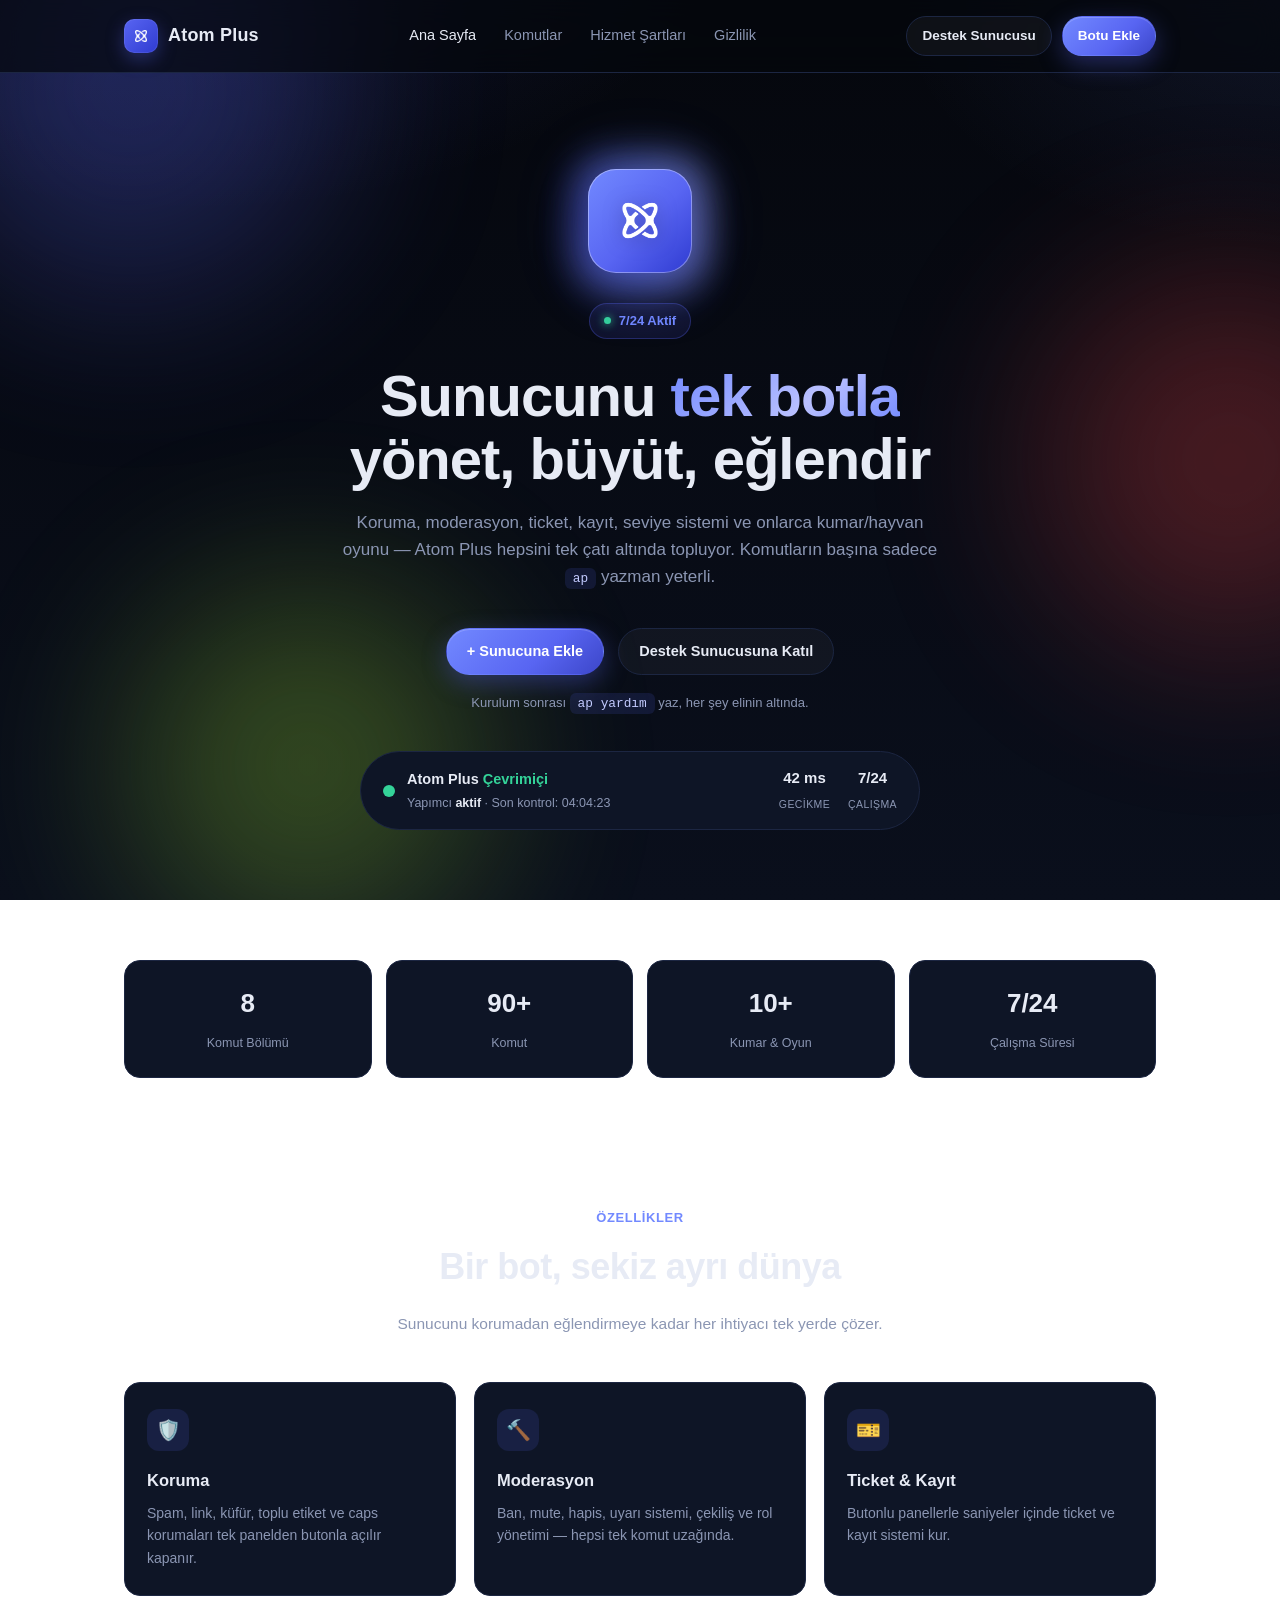
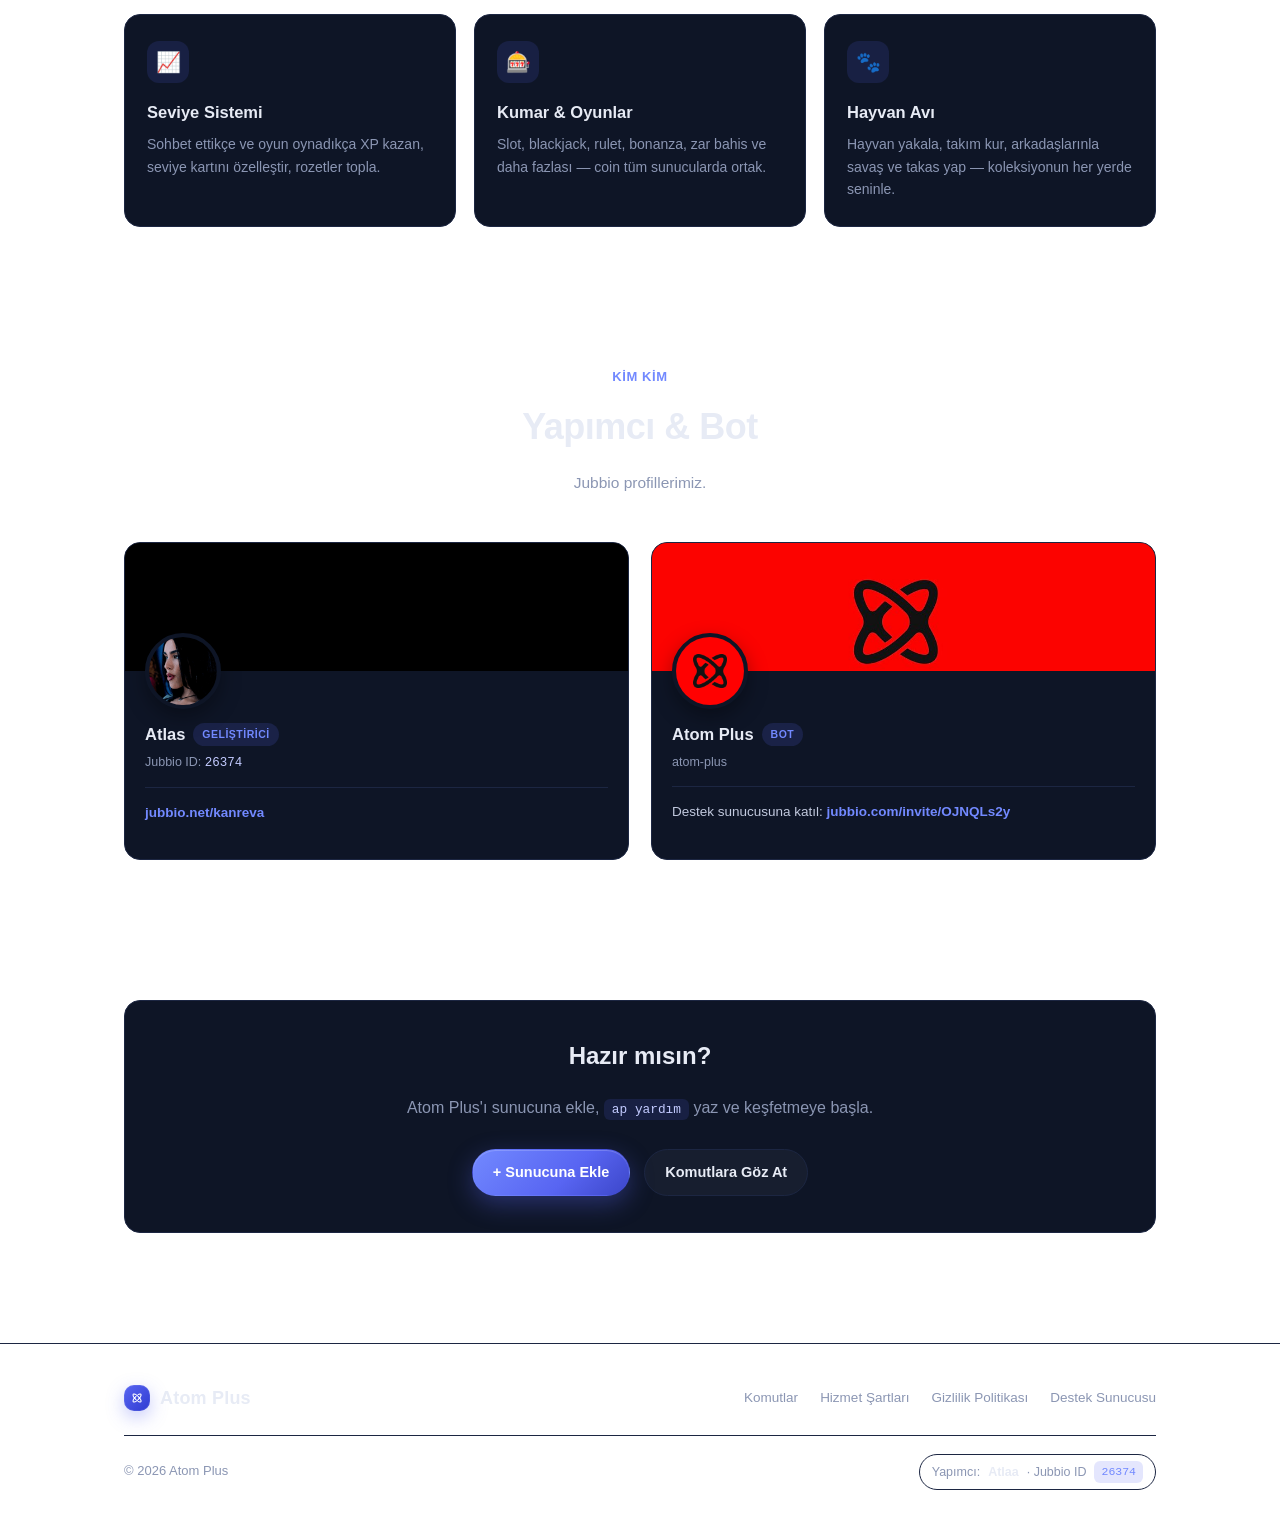
<file: index.html>
<!doctype html>
<html lang="tr">
<head>
<meta charset="UTF-8">
<meta name="viewport" content="width=device-width, initial-scale=1.0">
<title>Atom Plus — Jubbio Botu</title>
<meta name="description" content="Atom Plus: koruma, moderasyon, seviye sistemi, kumar ve hayvan oyunları, ticket ve kayıt sistemleriyle sunucunu büyüten Jubbio botu.">
<link rel="icon" type="image/png" href="favicon.png">
<link rel="stylesheet" href="style.css">
</head>
<body>

<div class="orbit-field">
  <div class="orbit-blob b1"></div>
  <div class="orbit-blob b2"></div>
  <div class="orbit-blob b3"></div>
</div>

<nav>
  <div class="wrap">
    <div class="brand"><div class="mark"><img src="logo-white.png" alt="Atom Plus logosu"></div> Atom Plus</div>
    <div class="navlinks">
      <a href="index.html" class="active">Ana Sayfa</a>
      <a href="commands.html">Komutlar</a>
      <a href="terms.html">Hizmet Şartları</a>
      <a href="privacy.html">Gizlilik</a>
    </div>
    <div class="nav-cta">
      <a class="btn btn-ghost btn-sm" href="https://jubbio.com/invite/OJNQLs2y" target="_blank" rel="noopener">Destek Sunucusu</a>
      <a class="btn btn-primary btn-sm" href="https://jubbio.com/oauth2/authorize?client_id=4ba561faeef7dc38452a82fdec432b5e&response_type=code&scope=bot&permissions=8" target="_blank" rel="noopener" id="addBotTop">Botu Ekle</a>
    </div>
  </div>
</nav>

<header class="hero">
  <div class="wrap">
    <div class="hero-logo"><img src="logo-white.png" alt="Atom Plus"></div>
    <span class="eyebrow"><span class="dot"></span> 7/24 Aktif</span>
    <h1>Sunucunu <span>tek botla</span><br>yönet, büyüt, eğlendir</h1>
    <p>Koruma, moderasyon, ticket, kayıt, seviye sistemi ve onlarca kumar/hayvan oyunu — Atom Plus hepsini tek çatı altında topluyor. Komutların başına sadece <code>ap</code> yazman yeterli.</p>
    <div class="hero-actions">
      <a class="btn btn-primary" href="https://jubbio.com/oauth2/authorize?client_id=4ba561faeef7dc38452a82fdec432b5e&response_type=code&scope=bot&permissions=8" target="_blank" rel="noopener" id="addBotHero">+ Sunucuna Ekle</a>
      <a class="btn btn-ghost" href="https://jubbio.com/invite/OJNQLs2y" target="_blank" rel="noopener">Destek Sunucusuna Katıl</a>
    </div>
    <div class="hero-note">Kurulum sonrası <code>ap yardım</code> yaz, her şey elinin altında.</div>

    <div class="status-card reveal" id="statusCard">
      <div class="status-left">
        <span class="status-dot" id="statusDot"></span>
        <div>
          <div class="status-title">Atom Plus <span id="statusText">Çevrimiçi</span></div>
          <div class="status-sub">Yapımcı <b>aktif</b> · Son kontrol: <span id="statusClock">--:--:--</span></div>
        </div>
      </div>
      <div class="status-right">
        <div class="status-metric"><b id="mPing">—</b><span>Gecikme</span></div>
        <div class="status-metric"><b id="mUptime">7/24</b><span>Çalışma</span></div>
      </div>
    </div>
  </div>
</header>

<div class="wrap">
  <div class="stats">
    <div class="stat reveal"><b data-count="8">0</b><span>Komut Bölümü</span></div>
    <div class="stat reveal"><b data-count="90" data-suffix="+">0</b><span>Komut</span></div>
    <div class="stat reveal"><b data-count="10" data-suffix="+">0</b><span>Kumar &amp; Oyun</span></div>
    <div class="stat reveal"><b>7/24</b><span>Çalışma Süresi</span></div>
  </div>
</div>

<section>
  <div class="wrap">
    <div class="section-head reveal">
      <span class="kicker">Özellikler</span>
      <h2>Bir bot, sekiz ayrı dünya</h2>
      <p>Sunucunu korumadan eğlendirmeye kadar her ihtiyacı tek yerde çözer.</p>
    </div>
    <div class="grid">
      <div class="card reveal"><div class="ic">🛡️</div><h3>Koruma</h3><p>Spam, link, küfür, toplu etiket ve caps korumaları tek panelden butonla açılır kapanır.</p></div>
      <div class="card reveal"><div class="ic">🔨</div><h3>Moderasyon</h3><p>Ban, mute, hapis, uyarı sistemi, çekiliş ve rol yönetimi — hepsi tek komut uzağında.</p></div>
      <div class="card reveal"><div class="ic">🎫</div><h3>Ticket &amp; Kayıt</h3><p>Butonlu panellerle saniyeler içinde ticket ve kayıt sistemi kur.</p></div>
      <div class="card reveal"><div class="ic">📈</div><h3>Seviye Sistemi</h3><p>Sohbet ettikçe ve oyun oynadıkça XP kazan, seviye kartını özelleştir, rozetler topla.</p></div>
      <div class="card reveal"><div class="ic">🎰</div><h3>Kumar &amp; Oyunlar</h3><p>Slot, blackjack, rulet, bonanza, zar bahis ve daha fazlası — coin tüm sunucularda ortak.</p></div>
      <div class="card reveal"><div class="ic">🐾</div><h3>Hayvan Avı</h3><p>Hayvan yakala, takım kur, arkadaşlarınla savaş ve takas yap — koleksiyonun her yerde seninle.</p></div>
    </div>
  </div>
</section>

<section id="ekip">
  <div class="wrap">
    <div class="section-head reveal">
      <span class="kicker">Kim Kim</span>
      <h2>Yapımcı &amp; Bot</h2>
      <p>Jubbio profillerimiz.</p>
    </div>
    <div class="profile-grid">

      <div class="profile-card reveal">
        <div class="profile-banner" style="background:#000"></div>
        <div class="profile-body">
          <div class="profile-avatar"><img src="dev-avatar.gif" alt="Yapımcı"></div>
          <div class="profile-name">Atlas <span class="profile-role">Geliştirici</span></div>
          <div class="profile-id">Jubbio ID: <span>26374</span></div>
          <p class="profile-bio"><a href="https://jubbio.net/kanreva" target="_blank" rel="noopener">jubbio.net/kanreva</a></p>
        </div>
      </div>

      <div class="profile-card reveal">
        <div class="profile-banner alt" style="background-image:url('bot-banner.jpg');background-size:cover;background-position:center"></div>
        <div class="profile-body">
          <div class="profile-avatar"><img src="bot-avatar.jpg" alt="Atom Plus"></div>
          <div class="profile-name">Atom Plus <span class="profile-role">Bot</span></div>
          <div class="profile-id">atom-plus</div>
          <p class="profile-bio">Destek sunucusuna katıl: <a href="https://jubbio.com/invite/OJNQLs2y" target="_blank" rel="noopener">jubbio.com/invite/OJNQLs2y</a></p>
        </div>
      </div>

    </div>
  </div>
</section>

<section id="add-bot">
  <div class="wrap">
    <div class="legal-box reveal" style="text-align:center">
      <h2 style="margin-top:0;color:var(--text);font-size:24px">Hazır mısın?</h2>
      <p style="color:var(--muted);margin-bottom:28px">Atom Plus'ı sunucuna ekle, <code>ap yardım</code> yaz ve keşfetmeye başla.</p>
      <div class="hero-actions">
        <a class="btn btn-primary" href="https://jubbio.com/oauth2/authorize?client_id=4ba561faeef7dc38452a82fdec432b5e&response_type=code&scope=bot&permissions=8" target="_blank" rel="noopener" id="addBotFinal">+ Sunucuna Ekle</a>
        <a class="btn btn-ghost" href="commands.html">Komutlara Göz At</a>
      </div>
    </div>
  </div>
</section>

<footer>
  <div class="wrap" style="flex-direction:column;align-items:stretch;gap:22px">
    <div style="display:flex;justify-content:space-between;align-items:center;flex-wrap:wrap;gap:16px">
      <div class="brand"><div class="mark" style="width:26px;height:26px"><img src="logo-white.png" alt=""></div> Atom Plus</div>
      <div class="footlinks">
        <a href="commands.html">Komutlar</a>
        <a href="terms.html">Hizmet Şartları</a>
        <a href="privacy.html">Gizlilik Politikası</a>
        <a href="https://jubbio.com/invite/OJNQLs2y" target="_blank" rel="noopener">Destek Sunucusu</a>
      </div>
    </div>
    <div style="display:flex;justify-content:space-between;align-items:center;flex-wrap:wrap;gap:12px;border-top:1px solid var(--border);padding-top:18px">
      <div class="footnote">© 2026 Atom Plus</div>
      <div class="credit">Yapımcı: <b>Atlaa</b> · Jubbio ID <span class="idtag">26374</span></div>
    </div>
  </div>
</footer>

<script src="reveal.js"></script>
</body>
</html>
</file>
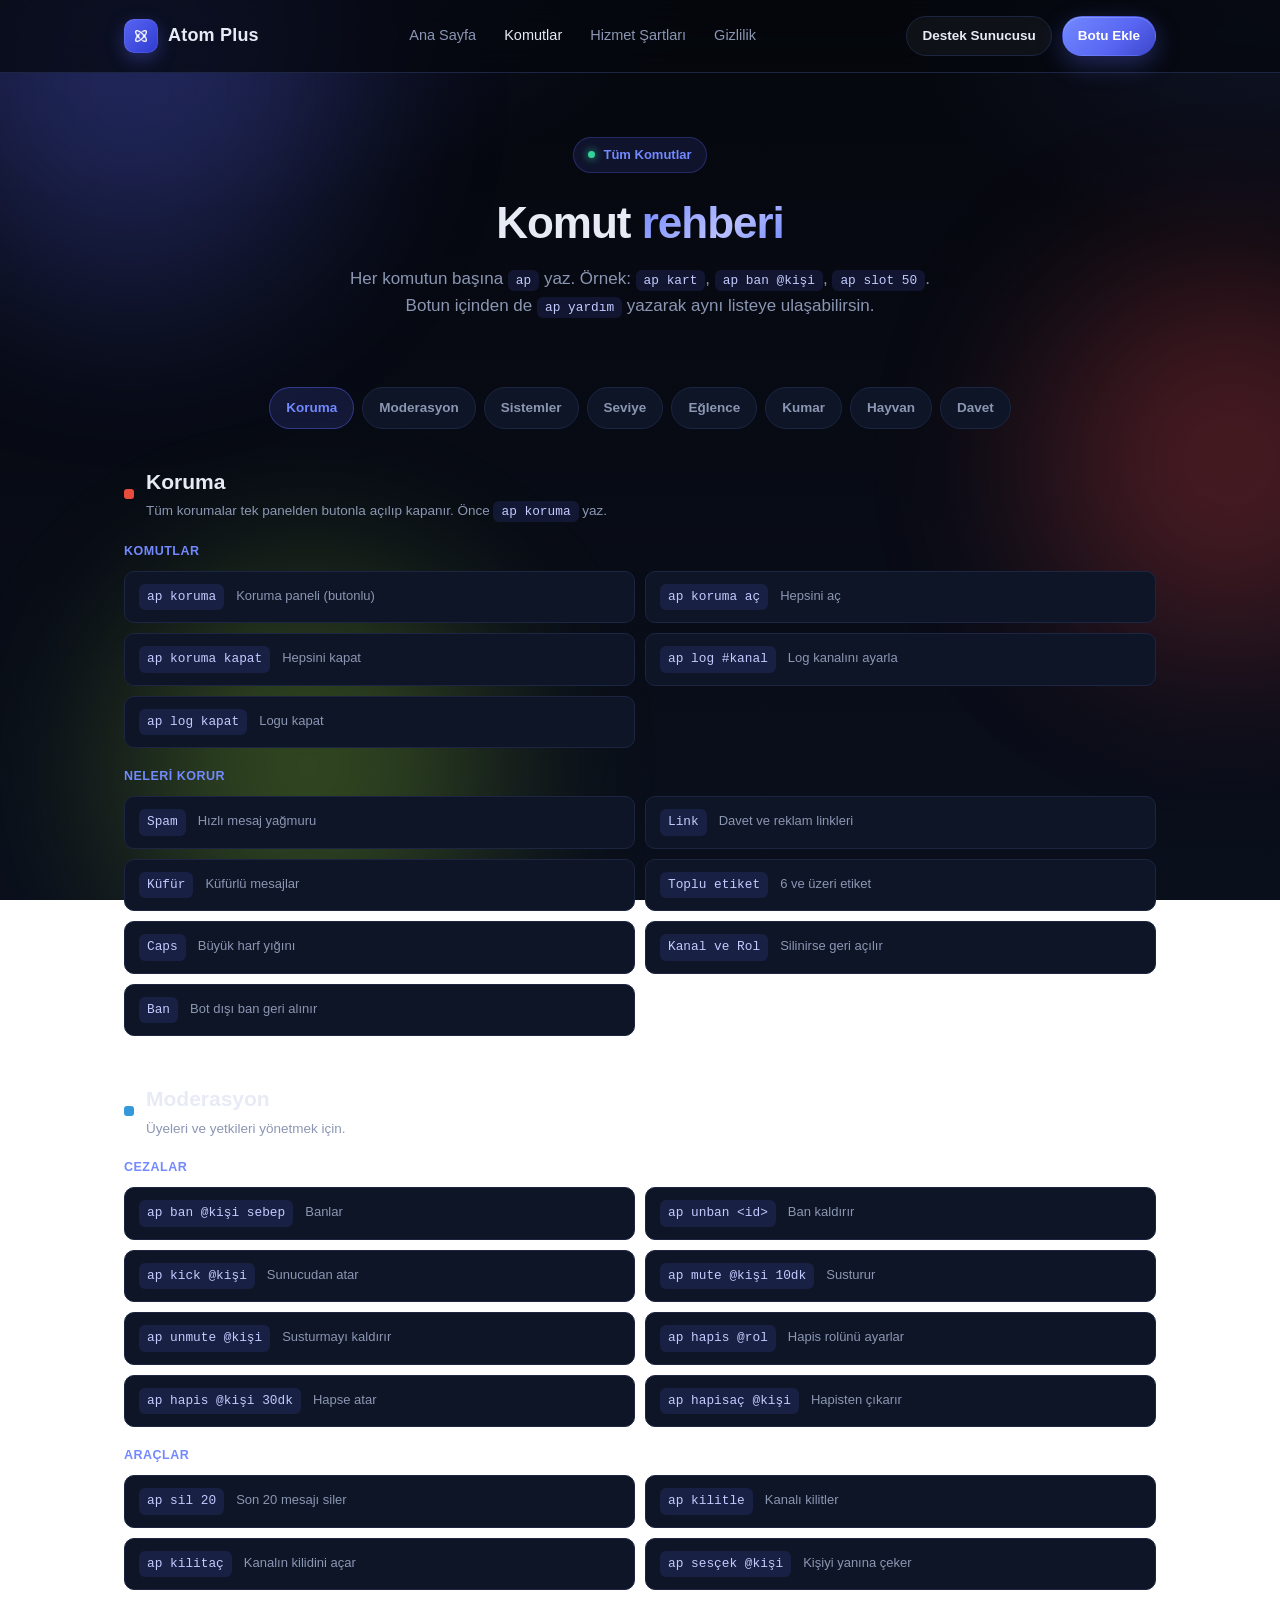
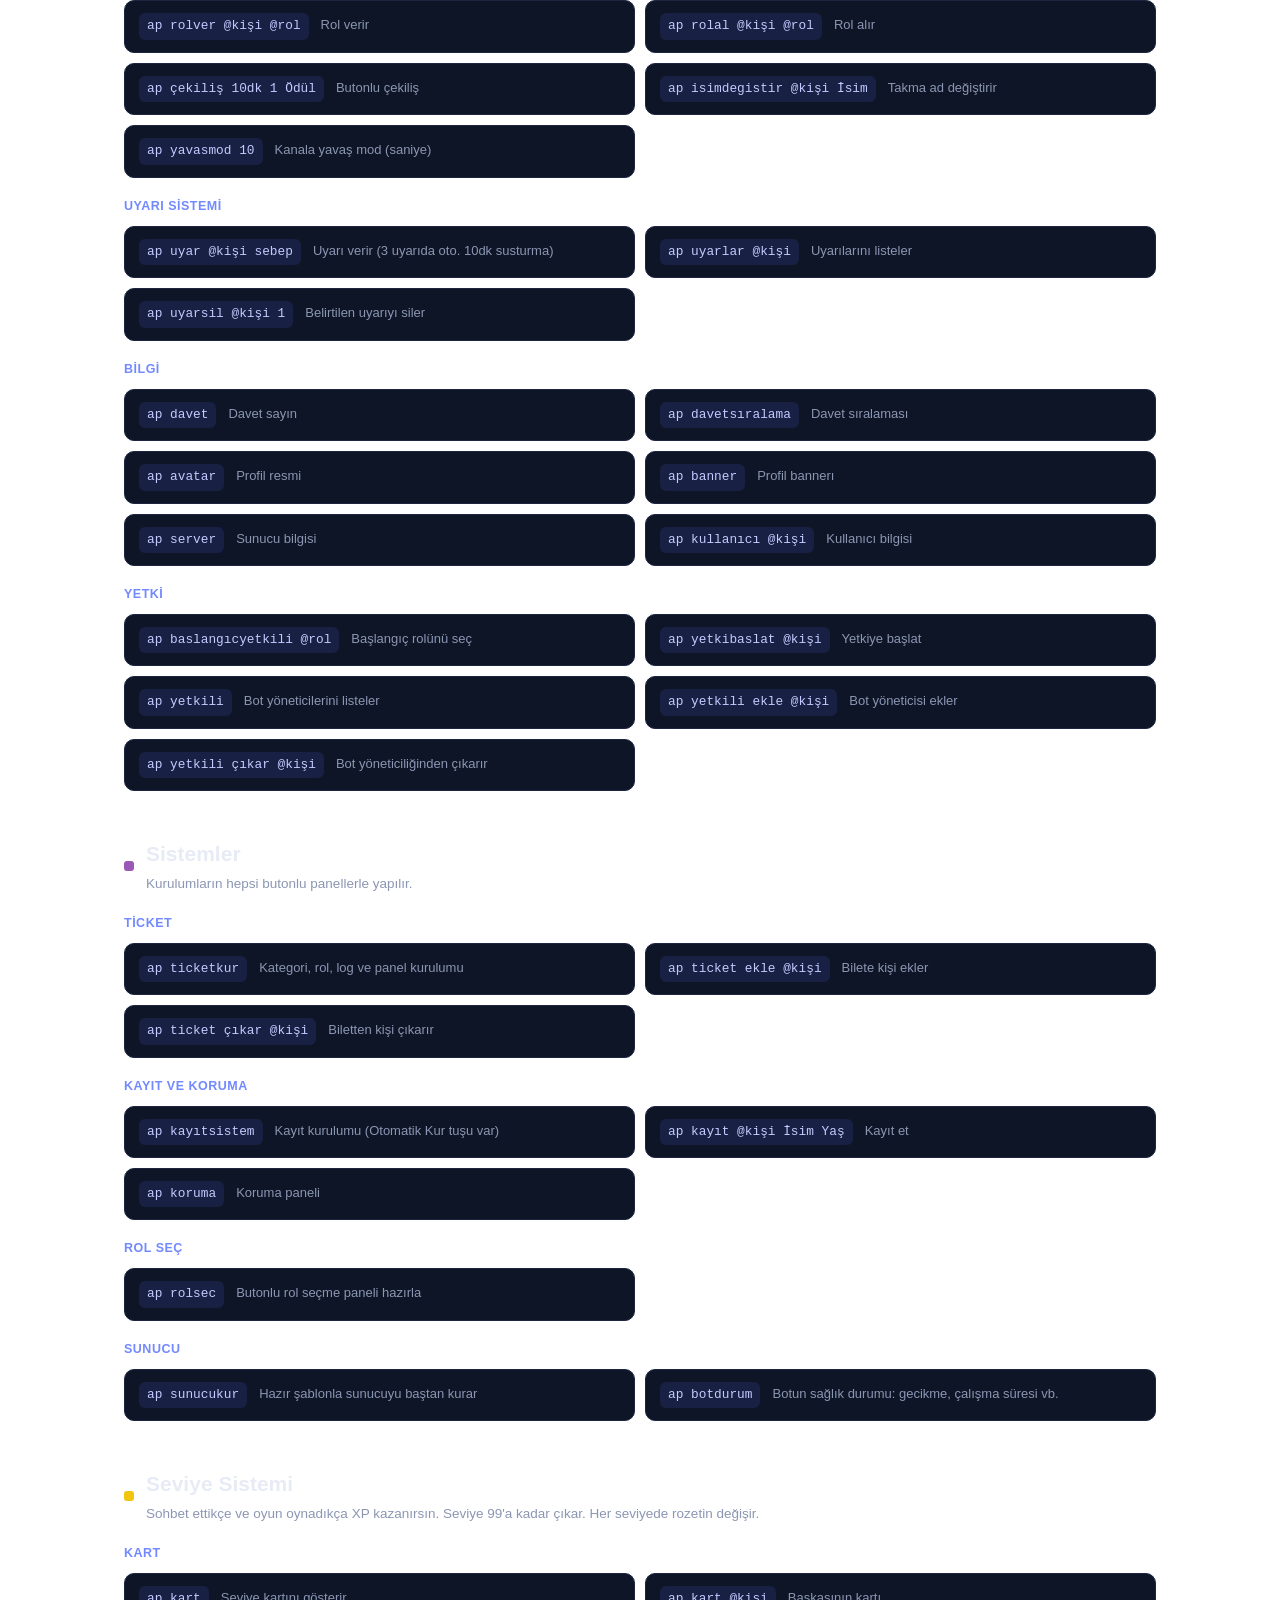
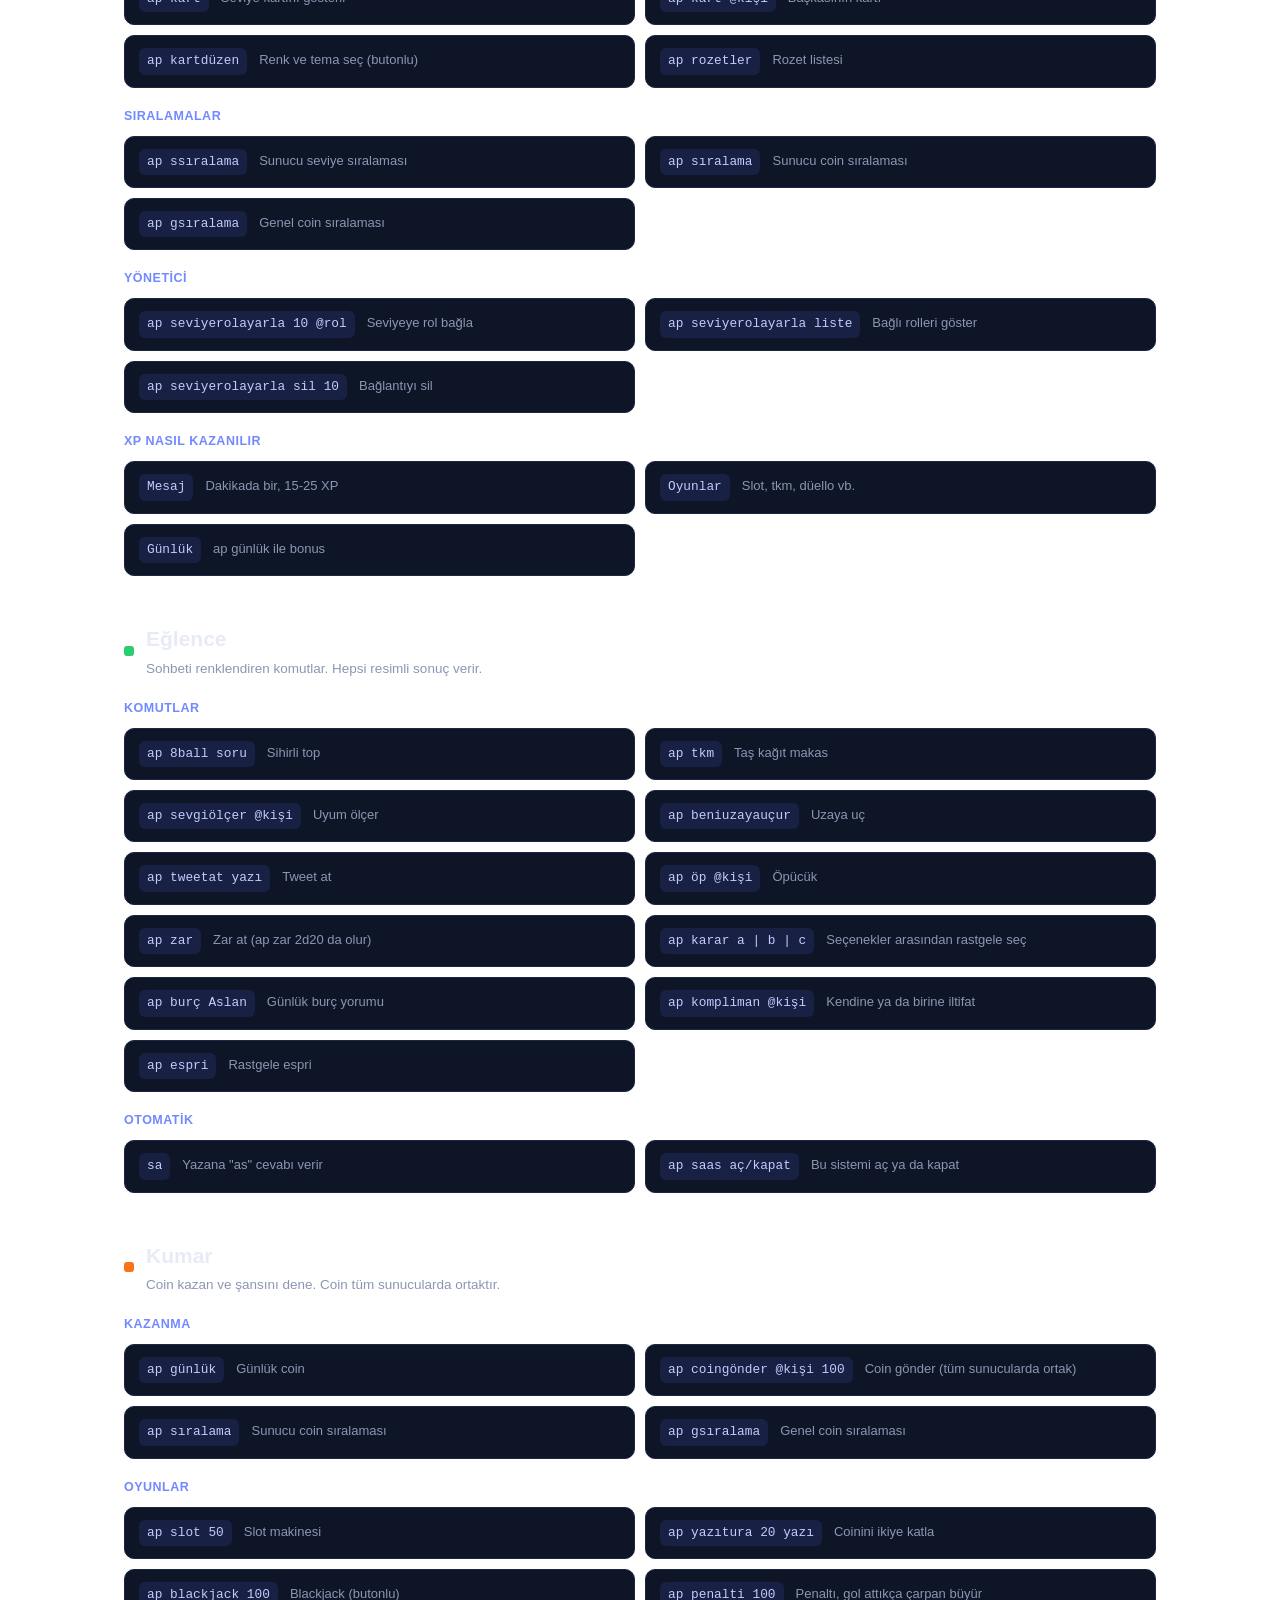
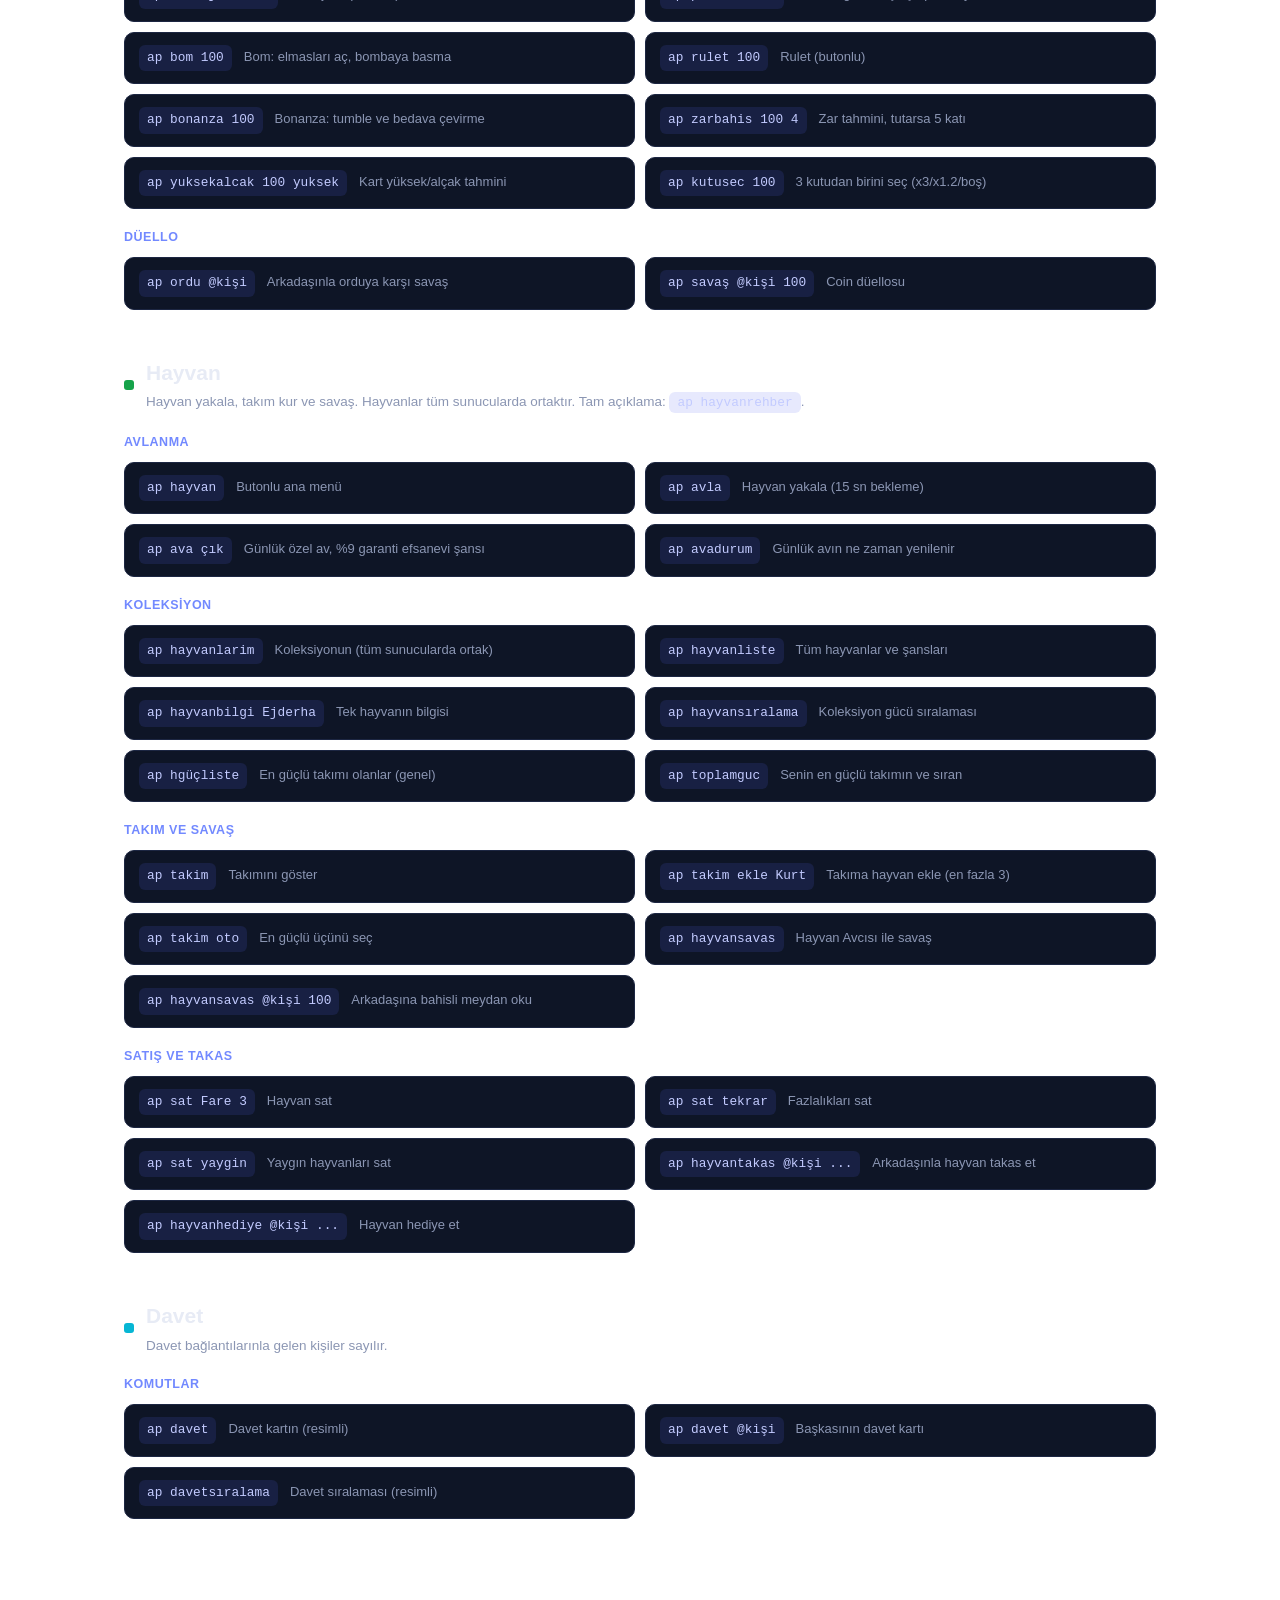
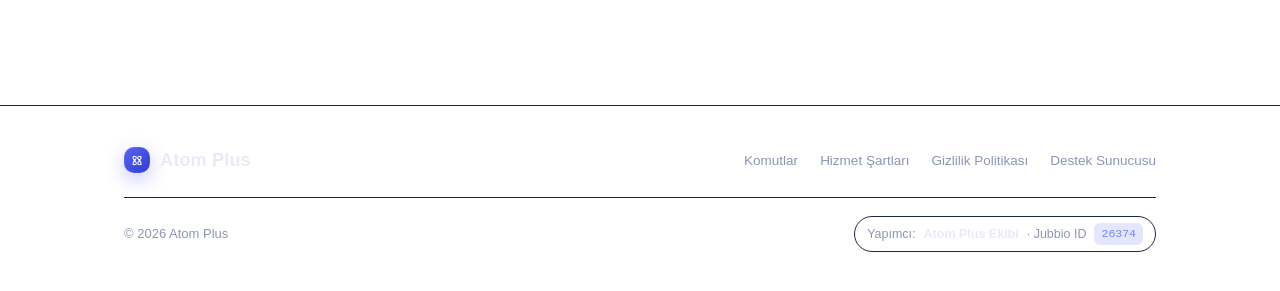
<file: commands.html>
<!doctype html>
<html lang="tr">
<head>
<meta charset="UTF-8">
<meta name="viewport" content="width=device-width, initial-scale=1.0">
<title>Komutlar — Atom Plus</title>
<meta name="description" content="Atom Plus botunun tüm komutları: koruma, moderasyon, sistemler, seviye, eğlence, kumar, hayvan ve davet.">
<link rel="icon" type="image/png" href="favicon.png">
<link rel="stylesheet" href="style.css">
</head>
<body>

<div class="orbit-field">
  <div class="orbit-blob b1"></div>
  <div class="orbit-blob b2"></div>
  <div class="orbit-blob b3"></div>
</div>

<nav>
  <div class="wrap">
    <div class="brand"><div class="mark"><img src="logo-white.png" alt="Atom Plus logosu"></div> Atom Plus</div>
    <div class="navlinks">
      <a href="index.html">Ana Sayfa</a>
      <a href="commands.html" class="active">Komutlar</a>
      <a href="terms.html">Hizmet Şartları</a>
      <a href="privacy.html">Gizlilik</a>
    </div>
    <div class="nav-cta">
      <a class="btn btn-ghost btn-sm" href="https://jubbio.com/invite/OJNQLs2y" target="_blank" rel="noopener">Destek Sunucusu</a>
      <a class="btn btn-primary btn-sm" href="https://jubbio.com/oauth2/authorize?client_id=4ba561faeef7dc38452a82fdec432b5e&response_type=code&scope=bot&permissions=8" target="_blank" rel="noopener">Botu Ekle</a>
    </div>
  </div>
</nav>

<header class="hero" style="padding:64px 0 30px">
  <div class="wrap">
    <span class="eyebrow"><span class="dot"></span> Tüm Komutlar</span>
    <h1 style="font-size:clamp(28px,5vw,44px)">Komut <span>rehberi</span></h1>
    <p>Her komutun başına <code>ap</code> yaz. Örnek: <code>ap kart</code>, <code>ap ban @kişi</code>, <code>ap slot 50</code>. Botun içinden de <code>ap yardım</code> yazarak aynı listeye ulaşabilirsin.</p>
  </div>
</header>

<div class="wrap">
  <div class="cmd-tabs">
    <a class="cmd-tab" href="#koruma">Koruma</a>
    <a class="cmd-tab" href="#mod">Moderasyon</a>
    <a class="cmd-tab" href="#sistem">Sistemler</a>
    <a class="cmd-tab" href="#seviye">Seviye</a>
    <a class="cmd-tab" href="#eglence">Eğlence</a>
    <a class="cmd-tab" href="#kumar">Kumar</a>
    <a class="cmd-tab" href="#hayvan">Hayvan</a>
    <a class="cmd-tab" href="#davet">Davet</a>
  </div>
</div>

<div class="wrap" style="padding-bottom:100px">

  <div class="cat" id="koruma">
    <div class="cat-head"><div class="cat-dot" style="background:#e74c3c"></div><div><h2>Koruma</h2><p>Tüm korumalar tek panelden butonla açılıp kapanır. Önce <code>ap koruma</code> yaz.</p></div></div>
    <div class="sub">Komutlar</div>
    <div class="cmdlist">
      <div class="cmd-row"><code>ap koruma</code><span>Koruma paneli (butonlu)</span></div>
      <div class="cmd-row"><code>ap koruma aç</code><span>Hepsini aç</span></div>
      <div class="cmd-row"><code>ap koruma kapat</code><span>Hepsini kapat</span></div>
      <div class="cmd-row"><code>ap log #kanal</code><span>Log kanalını ayarla</span></div>
      <div class="cmd-row"><code>ap log kapat</code><span>Logu kapat</span></div>
    </div>
    <div class="sub">Neleri korur</div>
    <div class="cmdlist">
      <div class="cmd-row"><code>Spam</code><span>Hızlı mesaj yağmuru</span></div>
      <div class="cmd-row"><code>Link</code><span>Davet ve reklam linkleri</span></div>
      <div class="cmd-row"><code>Küfür</code><span>Küfürlü mesajlar</span></div>
      <div class="cmd-row"><code>Toplu etiket</code><span>6 ve üzeri etiket</span></div>
      <div class="cmd-row"><code>Caps</code><span>Büyük harf yığını</span></div>
      <div class="cmd-row"><code>Kanal ve Rol</code><span>Silinirse geri açılır</span></div>
      <div class="cmd-row"><code>Ban</code><span>Bot dışı ban geri alınır</span></div>
    </div>
  </div>

  <div class="cat" id="mod">
    <div class="cat-head"><div class="cat-dot" style="background:#3498db"></div><div><h2>Moderasyon</h2><p>Üyeleri ve yetkileri yönetmek için.</p></div></div>
    <div class="sub">Cezalar</div>
    <div class="cmdlist">
      <div class="cmd-row"><code>ap ban @kişi sebep</code><span>Banlar</span></div>
      <div class="cmd-row"><code>ap unban &lt;id&gt;</code><span>Ban kaldırır</span></div>
      <div class="cmd-row"><code>ap kick @kişi</code><span>Sunucudan atar</span></div>
      <div class="cmd-row"><code>ap mute @kişi 10dk</code><span>Susturur</span></div>
      <div class="cmd-row"><code>ap unmute @kişi</code><span>Susturmayı kaldırır</span></div>
      <div class="cmd-row"><code>ap hapis @rol</code><span>Hapis rolünü ayarlar</span></div>
      <div class="cmd-row"><code>ap hapis @kişi 30dk</code><span>Hapse atar</span></div>
      <div class="cmd-row"><code>ap hapisaç @kişi</code><span>Hapisten çıkarır</span></div>
    </div>
    <div class="sub">Araçlar</div>
    <div class="cmdlist">
      <div class="cmd-row"><code>ap sil 20</code><span>Son 20 mesajı siler</span></div>
      <div class="cmd-row"><code>ap kilitle</code><span>Kanalı kilitler</span></div>
      <div class="cmd-row"><code>ap kilitaç</code><span>Kanalın kilidini açar</span></div>
      <div class="cmd-row"><code>ap sesçek @kişi</code><span>Kişiyi yanına çeker</span></div>
      <div class="cmd-row"><code>ap rolver @kişi @rol</code><span>Rol verir</span></div>
      <div class="cmd-row"><code>ap rolal @kişi @rol</code><span>Rol alır</span></div>
      <div class="cmd-row"><code>ap çekiliş 10dk 1 Ödül</code><span>Butonlu çekiliş</span></div>
      <div class="cmd-row"><code>ap isimdegistir @kişi İsim</code><span>Takma ad değiştirir</span></div>
      <div class="cmd-row"><code>ap yavasmod 10</code><span>Kanala yavaş mod (saniye)</span></div>
    </div>
    <div class="sub">Uyarı Sistemi</div>
    <div class="cmdlist">
      <div class="cmd-row"><code>ap uyar @kişi sebep</code><span>Uyarı verir (3 uyarıda oto. 10dk susturma)</span></div>
      <div class="cmd-row"><code>ap uyarlar @kişi</code><span>Uyarılarını listeler</span></div>
      <div class="cmd-row"><code>ap uyarsil @kişi 1</code><span>Belirtilen uyarıyı siler</span></div>
    </div>
    <div class="sub">Bilgi</div>
    <div class="cmdlist">
      <div class="cmd-row"><code>ap davet</code><span>Davet sayın</span></div>
      <div class="cmd-row"><code>ap davetsıralama</code><span>Davet sıralaması</span></div>
      <div class="cmd-row"><code>ap avatar</code><span>Profil resmi</span></div>
      <div class="cmd-row"><code>ap banner</code><span>Profil bannerı</span></div>
      <div class="cmd-row"><code>ap server</code><span>Sunucu bilgisi</span></div>
      <div class="cmd-row"><code>ap kullanıcı @kişi</code><span>Kullanıcı bilgisi</span></div>
    </div>
    <div class="sub">Yetki</div>
    <div class="cmdlist">
      <div class="cmd-row"><code>ap baslangıcyetkili @rol</code><span>Başlangıç rolünü seç</span></div>
      <div class="cmd-row"><code>ap yetkibaslat @kişi</code><span>Yetkiye başlat</span></div>
      <div class="cmd-row"><code>ap yetkili</code><span>Bot yöneticilerini listeler</span></div>
      <div class="cmd-row"><code>ap yetkili ekle @kişi</code><span>Bot yöneticisi ekler</span></div>
      <div class="cmd-row"><code>ap yetkili çıkar @kişi</code><span>Bot yöneticiliğinden çıkarır</span></div>
    </div>
  </div>

  <div class="cat" id="sistem">
    <div class="cat-head"><div class="cat-dot" style="background:#9b59b6"></div><div><h2>Sistemler</h2><p>Kurulumların hepsi butonlu panellerle yapılır.</p></div></div>
    <div class="sub">Ticket</div>
    <div class="cmdlist">
      <div class="cmd-row"><code>ap ticketkur</code><span>Kategori, rol, log ve panel kurulumu</span></div>
      <div class="cmd-row"><code>ap ticket ekle @kişi</code><span>Bilete kişi ekler</span></div>
      <div class="cmd-row"><code>ap ticket çıkar @kişi</code><span>Biletten kişi çıkarır</span></div>
    </div>
    <div class="sub">Kayıt ve Koruma</div>
    <div class="cmdlist">
      <div class="cmd-row"><code>ap kayıtsistem</code><span>Kayıt kurulumu (Otomatik Kur tuşu var)</span></div>
      <div class="cmd-row"><code>ap kayıt @kişi İsim Yaş</code><span>Kayıt et</span></div>
      <div class="cmd-row"><code>ap koruma</code><span>Koruma paneli</span></div>
    </div>
    <div class="sub">Rol Seç</div>
    <div class="cmdlist">
      <div class="cmd-row"><code>ap rolsec</code><span>Butonlu rol seçme paneli hazırla</span></div>
    </div>
    <div class="sub">Sunucu</div>
    <div class="cmdlist">
      <div class="cmd-row"><code>ap sunucukur</code><span>Hazır şablonla sunucuyu baştan kurar</span></div>
      <div class="cmd-row"><code>ap botdurum</code><span>Botun sağlık durumu: gecikme, çalışma süresi vb.</span></div>
    </div>
  </div>

  <div class="cat" id="seviye">
    <div class="cat-head"><div class="cat-dot" style="background:#f1c40f"></div><div><h2>Seviye Sistemi</h2><p>Sohbet ettikçe ve oyun oynadıkça XP kazanırsın. Seviye 99'a kadar çıkar. Her seviyede rozetin değişir.</p></div></div>
    <div class="sub">Kart</div>
    <div class="cmdlist">
      <div class="cmd-row"><code>ap kart</code><span>Seviye kartını gösterir</span></div>
      <div class="cmd-row"><code>ap kart @kişi</code><span>Başkasının kartı</span></div>
      <div class="cmd-row"><code>ap kartdüzen</code><span>Renk ve tema seç (butonlu)</span></div>
      <div class="cmd-row"><code>ap rozetler</code><span>Rozet listesi</span></div>
    </div>
    <div class="sub">Sıralamalar</div>
    <div class="cmdlist">
      <div class="cmd-row"><code>ap ssıralama</code><span>Sunucu seviye sıralaması</span></div>
      <div class="cmd-row"><code>ap sıralama</code><span>Sunucu coin sıralaması</span></div>
      <div class="cmd-row"><code>ap gsıralama</code><span>Genel coin sıralaması</span></div>
    </div>
    <div class="sub">Yönetici</div>
    <div class="cmdlist">
      <div class="cmd-row"><code>ap seviyerolayarla 10 @rol</code><span>Seviyeye rol bağla</span></div>
      <div class="cmd-row"><code>ap seviyerolayarla liste</code><span>Bağlı rolleri göster</span></div>
      <div class="cmd-row"><code>ap seviyerolayarla sil 10</code><span>Bağlantıyı sil</span></div>
    </div>
    <div class="sub">XP nasıl kazanılır</div>
    <div class="cmdlist">
      <div class="cmd-row"><code>Mesaj</code><span>Dakikada bir, 15-25 XP</span></div>
      <div class="cmd-row"><code>Oyunlar</code><span>Slot, tkm, düello vb.</span></div>
      <div class="cmd-row"><code>Günlük</code><span>ap günlük ile bonus</span></div>
    </div>
  </div>

  <div class="cat" id="eglence">
    <div class="cat-head"><div class="cat-dot" style="background:#2ecc71"></div><div><h2>Eğlence</h2><p>Sohbeti renklendiren komutlar. Hepsi resimli sonuç verir.</p></div></div>
    <div class="sub">Komutlar</div>
    <div class="cmdlist">
      <div class="cmd-row"><code>ap 8ball soru</code><span>Sihirli top</span></div>
      <div class="cmd-row"><code>ap tkm</code><span>Taş kağıt makas</span></div>
      <div class="cmd-row"><code>ap sevgiölçer @kişi</code><span>Uyum ölçer</span></div>
      <div class="cmd-row"><code>ap beniuzayauçur</code><span>Uzaya uç</span></div>
      <div class="cmd-row"><code>ap tweetat yazı</code><span>Tweet at</span></div>
      <div class="cmd-row"><code>ap öp @kişi</code><span>Öpücük</span></div>
      <div class="cmd-row"><code>ap zar</code><span>Zar at (ap zar 2d20 da olur)</span></div>
      <div class="cmd-row"><code>ap karar a | b | c</code><span>Seçenekler arasından rastgele seç</span></div>
      <div class="cmd-row"><code>ap burç Aslan</code><span>Günlük burç yorumu</span></div>
      <div class="cmd-row"><code>ap kompliman @kişi</code><span>Kendine ya da birine iltifat</span></div>
      <div class="cmd-row"><code>ap espri</code><span>Rastgele espri</span></div>
    </div>
    <div class="sub">Otomatik</div>
    <div class="cmdlist">
      <div class="cmd-row"><code>sa</code><span>Yazana "as" cevabı verir</span></div>
      <div class="cmd-row"><code>ap saas aç/kapat</code><span>Bu sistemi aç ya da kapat</span></div>
    </div>
  </div>

  <div class="cat" id="kumar">
    <div class="cat-head"><div class="cat-dot" style="background:#f97316"></div><div><h2>Kumar</h2><p>Coin kazan ve şansını dene. Coin tüm sunucularda ortaktır.</p></div></div>
    <div class="sub">Kazanma</div>
    <div class="cmdlist">
      <div class="cmd-row"><code>ap günlük</code><span>Günlük coin</span></div>
      <div class="cmd-row"><code>ap coingönder @kişi 100</code><span>Coin gönder (tüm sunucularda ortak)</span></div>
      <div class="cmd-row"><code>ap sıralama</code><span>Sunucu coin sıralaması</span></div>
      <div class="cmd-row"><code>ap gsıralama</code><span>Genel coin sıralaması</span></div>
    </div>
    <div class="sub">Oyunlar</div>
    <div class="cmdlist">
      <div class="cmd-row"><code>ap slot 50</code><span>Slot makinesi</span></div>
      <div class="cmd-row"><code>ap yazıtura 20 yazı</code><span>Coinini ikiye katla</span></div>
      <div class="cmd-row"><code>ap blackjack 100</code><span>Blackjack (butonlu)</span></div>
      <div class="cmd-row"><code>ap penalti 100</code><span>Penaltı, gol attıkça çarpan büyür</span></div>
      <div class="cmd-row"><code>ap bom 100</code><span>Bom: elmasları aç, bombaya basma</span></div>
      <div class="cmd-row"><code>ap rulet 100</code><span>Rulet (butonlu)</span></div>
      <div class="cmd-row"><code>ap bonanza 100</code><span>Bonanza: tumble ve bedava çevirme</span></div>
      <div class="cmd-row"><code>ap zarbahis 100 4</code><span>Zar tahmini, tutarsa 5 katı</span></div>
      <div class="cmd-row"><code>ap yuksekalcak 100 yuksek</code><span>Kart yüksek/alçak tahmini</span></div>
      <div class="cmd-row"><code>ap kutusec 100</code><span>3 kutudan birini seç (x3/x1.2/boş)</span></div>
    </div>
    <div class="sub">Düello</div>
    <div class="cmdlist">
      <div class="cmd-row"><code>ap ordu @kişi</code><span>Arkadaşınla orduya karşı savaş</span></div>
      <div class="cmd-row"><code>ap savaş @kişi 100</code><span>Coin düellosu</span></div>
    </div>
  </div>

  <div class="cat" id="hayvan">
    <div class="cat-head"><div class="cat-dot" style="background:#16a34a"></div><div><h2>Hayvan</h2><p>Hayvan yakala, takım kur ve savaş. Hayvanlar tüm sunucularda ortaktır. Tam açıklama: <code>ap hayvanrehber</code>.</p></div></div>
    <div class="sub">Avlanma</div>
    <div class="cmdlist">
      <div class="cmd-row"><code>ap hayvan</code><span>Butonlu ana menü</span></div>
      <div class="cmd-row"><code>ap avla</code><span>Hayvan yakala (15 sn bekleme)</span></div>
      <div class="cmd-row"><code>ap ava çık</code><span>Günlük özel av, %9 garanti efsanevi şansı</span></div>
      <div class="cmd-row"><code>ap avadurum</code><span>Günlük avın ne zaman yenilenir</span></div>
    </div>
    <div class="sub">Koleksiyon</div>
    <div class="cmdlist">
      <div class="cmd-row"><code>ap hayvanlarim</code><span>Koleksiyonun (tüm sunucularda ortak)</span></div>
      <div class="cmd-row"><code>ap hayvanliste</code><span>Tüm hayvanlar ve şansları</span></div>
      <div class="cmd-row"><code>ap hayvanbilgi Ejderha</code><span>Tek hayvanın bilgisi</span></div>
      <div class="cmd-row"><code>ap hayvansıralama</code><span>Koleksiyon gücü sıralaması</span></div>
      <div class="cmd-row"><code>ap hgüçliste</code><span>En güçlü takımı olanlar (genel)</span></div>
      <div class="cmd-row"><code>ap toplamguc</code><span>Senin en güçlü takımın ve sıran</span></div>
    </div>
    <div class="sub">Takım ve Savaş</div>
    <div class="cmdlist">
      <div class="cmd-row"><code>ap takim</code><span>Takımını göster</span></div>
      <div class="cmd-row"><code>ap takim ekle Kurt</code><span>Takıma hayvan ekle (en fazla 3)</span></div>
      <div class="cmd-row"><code>ap takim oto</code><span>En güçlü üçünü seç</span></div>
      <div class="cmd-row"><code>ap hayvansavas</code><span>Hayvan Avcısı ile savaş</span></div>
      <div class="cmd-row"><code>ap hayvansavas @kişi 100</code><span>Arkadaşına bahisli meydan oku</span></div>
    </div>
    <div class="sub">Satış ve Takas</div>
    <div class="cmdlist">
      <div class="cmd-row"><code>ap sat Fare 3</code><span>Hayvan sat</span></div>
      <div class="cmd-row"><code>ap sat tekrar</code><span>Fazlalıkları sat</span></div>
      <div class="cmd-row"><code>ap sat yaygin</code><span>Yaygın hayvanları sat</span></div>
      <div class="cmd-row"><code>ap hayvantakas @kişi ...</code><span>Arkadaşınla hayvan takas et</span></div>
      <div class="cmd-row"><code>ap hayvanhediye @kişi ...</code><span>Hayvan hediye et</span></div>
    </div>
  </div>

  <div class="cat" id="davet">
    <div class="cat-head"><div class="cat-dot" style="background:#06b6d4"></div><div><h2>Davet</h2><p>Davet bağlantılarınla gelen kişiler sayılır.</p></div></div>
    <div class="sub">Komutlar</div>
    <div class="cmdlist">
      <div class="cmd-row"><code>ap davet</code><span>Davet kartın (resimli)</span></div>
      <div class="cmd-row"><code>ap davet @kişi</code><span>Başkasının davet kartı</span></div>
      <div class="cmd-row"><code>ap davetsıralama</code><span>Davet sıralaması (resimli)</span></div>
    </div>
  </div>

</div>

<footer>
  <div class="wrap" style="flex-direction:column;align-items:stretch;gap:22px">
    <div style="display:flex;justify-content:space-between;align-items:center;flex-wrap:wrap;gap:16px">
      <div class="brand"><div class="mark" style="width:26px;height:26px"><img src="logo-white.png" alt=""></div> Atom Plus</div>
      <div class="footlinks">
        <a href="commands.html">Komutlar</a>
        <a href="terms.html">Hizmet Şartları</a>
        <a href="privacy.html">Gizlilik Politikası</a>
        <a href="https://jubbio.com/invite/OJNQLs2y" target="_blank" rel="noopener">Destek Sunucusu</a>
      </div>
    </div>
    <div style="display:flex;justify-content:space-between;align-items:center;flex-wrap:wrap;gap:12px;border-top:1px solid var(--border);padding-top:18px">
      <div class="footnote">© 2026 Atom Plus</div>
      <div class="credit">Yapımcı: <b>Atom Plus Ekibi</b> · Jubbio ID <span class="idtag">26374</span></div>
    </div>
  </div>
</footer>

<script>
  const tabs = document.querySelectorAll('.cmd-tab');
  const cats = document.querySelectorAll('.cat');
  function setActive(){
    let cur = cats[0]?.id;
    for(const c of cats){ if(window.scrollY + 120 >= c.offsetTop) cur = c.id; }
    tabs.forEach(t=>t.classList.toggle('active', t.getAttribute('href') === '#'+cur));
  }
  window.addEventListener('scroll', setActive);
  setActive();
</script>

<script src="reveal.js"></script>
</body>
</html>
</file>
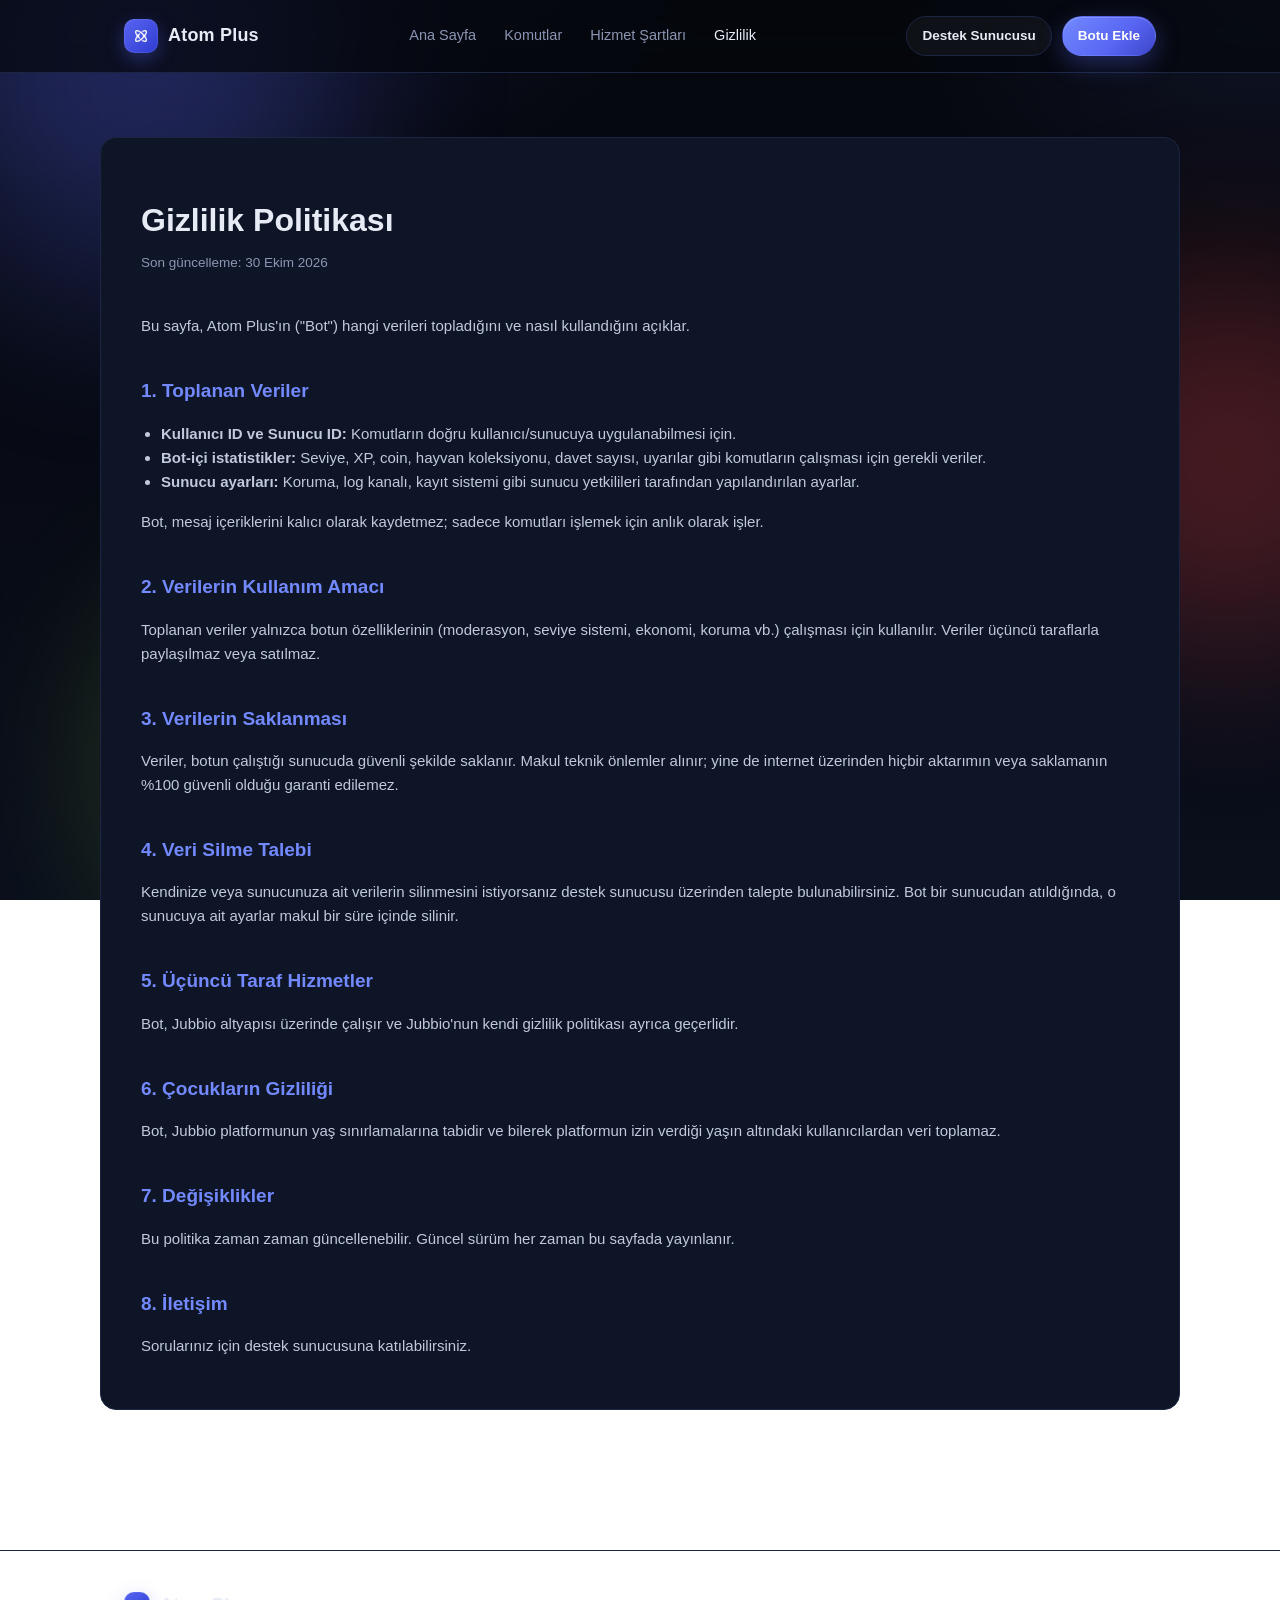
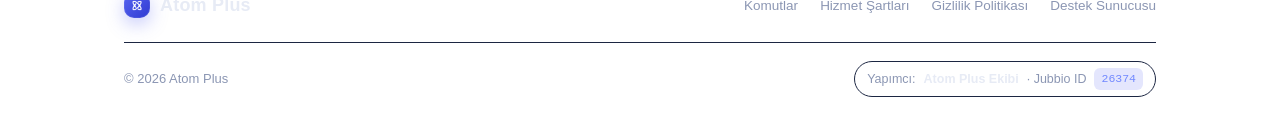
<file: privacy.html>
<!doctype html>
<html lang="tr">
<head>
<meta charset="UTF-8">
<meta name="viewport" content="width=device-width, initial-scale=1.0">
<title>Gizlilik Politikası — Atom Plus</title>
<link rel="icon" type="image/png" href="favicon.png">
<link rel="stylesheet" href="style.css">
</head>
<body>

<div class="orbit-field">
  <div class="orbit-blob b1"></div>
  <div class="orbit-blob b2"></div>
  <div class="orbit-blob b3"></div>
</div>

<nav>
  <div class="wrap">
    <div class="brand"><div class="mark"><img src="logo-white.png" alt="Atom Plus logosu"></div> Atom Plus</div>
    <div class="navlinks">
      <a href="index.html">Ana Sayfa</a>
      <a href="commands.html">Komutlar</a>
      <a href="terms.html">Hizmet Şartları</a>
      <a href="privacy.html" class="active">Gizlilik</a>
    </div>
    <div class="nav-cta">
      <a class="btn btn-ghost btn-sm" href="https://jubbio.com/invite/OJNQLs2y" target="_blank" rel="noopener">Destek Sunucusu</a>
      <a class="btn btn-primary btn-sm" href="https://jubbio.com/oauth2/authorize?client_id=4ba561faeef7dc38452a82fdec432b5e&response_type=code&scope=bot&permissions=8" target="_blank" rel="noopener">Botu Ekle</a>
    </div>
  </div>
</nav>

<div class="wrap legal">
  <div class="legal-box">
    <h1>Gizlilik Politikası</h1>
    <div class="updated">Son güncelleme: 30 Ekim 2026</div>

    <p>Bu sayfa, Atom Plus'ın ("Bot") hangi verileri topladığını ve nasıl kullandığını açıklar.</p>

    <h2>1. Toplanan Veriler</h2>
    <ul>
      <li><b>Kullanıcı ID ve Sunucu ID:</b> Komutların doğru kullanıcı/sunucuya uygulanabilmesi için.</li>
      <li><b>Bot-içi istatistikler:</b> Seviye, XP, coin, hayvan koleksiyonu, davet sayısı, uyarılar gibi komutların çalışması için gerekli veriler.</li>
      <li><b>Sunucu ayarları:</b> Koruma, log kanalı, kayıt sistemi gibi sunucu yetkilileri tarafından yapılandırılan ayarlar.</li>
    </ul>
    <p>Bot, mesaj içeriklerini kalıcı olarak kaydetmez; sadece komutları işlemek için anlık olarak işler.</p>

    <h2>2. Verilerin Kullanım Amacı</h2>
    <p>Toplanan veriler yalnızca botun özelliklerinin (moderasyon, seviye sistemi, ekonomi, koruma vb.) çalışması için kullanılır. Veriler üçüncü taraflarla paylaşılmaz veya satılmaz.</p>

    <h2>3. Verilerin Saklanması</h2>
    <p>Veriler, botun çalıştığı sunucuda güvenli şekilde saklanır. Makul teknik önlemler alınır; yine de internet üzerinden hiçbir aktarımın veya saklamanın %100 güvenli olduğu garanti edilemez.</p>

    <h2>4. Veri Silme Talebi</h2>
    <p>Kendinize veya sunucunuza ait verilerin silinmesini istiyorsanız <a href="https://jubbio.com/invite/OJNQLs2y" target="_blank" rel="noopener">destek sunucusu</a> üzerinden talepte bulunabilirsiniz. Bot bir sunucudan atıldığında, o sunucuya ait ayarlar makul bir süre içinde silinir.</p>

    <h2>5. Üçüncü Taraf Hizmetler</h2>
    <p>Bot, Jubbio altyapısı üzerinde çalışır ve Jubbio'nun kendi gizlilik politikası ayrıca geçerlidir.</p>

    <h2>6. Çocukların Gizliliği</h2>
    <p>Bot, Jubbio platformunun yaş sınırlamalarına tabidir ve bilerek platformun izin verdiği yaşın altındaki kullanıcılardan veri toplamaz.</p>

    <h2>7. Değişiklikler</h2>
    <p>Bu politika zaman zaman güncellenebilir. Güncel sürüm her zaman bu sayfada yayınlanır.</p>

    <h2>8. İletişim</h2>
    <p>Sorularınız için <a href="https://jubbio.com/invite/OJNQLs2y" target="_blank" rel="noopener">destek sunucusuna</a> katılabilirsiniz.</p>
  </div>
</div>

<footer>
  <div class="wrap" style="flex-direction:column;align-items:stretch;gap:22px">
    <div style="display:flex;justify-content:space-between;align-items:center;flex-wrap:wrap;gap:16px">
      <div class="brand"><div class="mark" style="width:26px;height:26px"><img src="logo-white.png" alt=""></div> Atom Plus</div>
      <div class="footlinks">
        <a href="commands.html">Komutlar</a>
        <a href="terms.html">Hizmet Şartları</a>
        <a href="privacy.html">Gizlilik Politikası</a>
        <a href="https://jubbio.com/invite/OJNQLs2y" target="_blank" rel="noopener">Destek Sunucusu</a>
      </div>
    </div>
    <div style="display:flex;justify-content:space-between;align-items:center;flex-wrap:wrap;gap:12px;border-top:1px solid var(--border);padding-top:18px">
      <div class="footnote">© 2026 Atom Plus</div>
      <div class="credit">Yapımcı: <b>Atom Plus Ekibi</b> · Jubbio ID <span class="idtag">26374</span></div>
    </div>
  </div>
</footer>

<script src="reveal.js"></script>
</body>
</html>
</file>
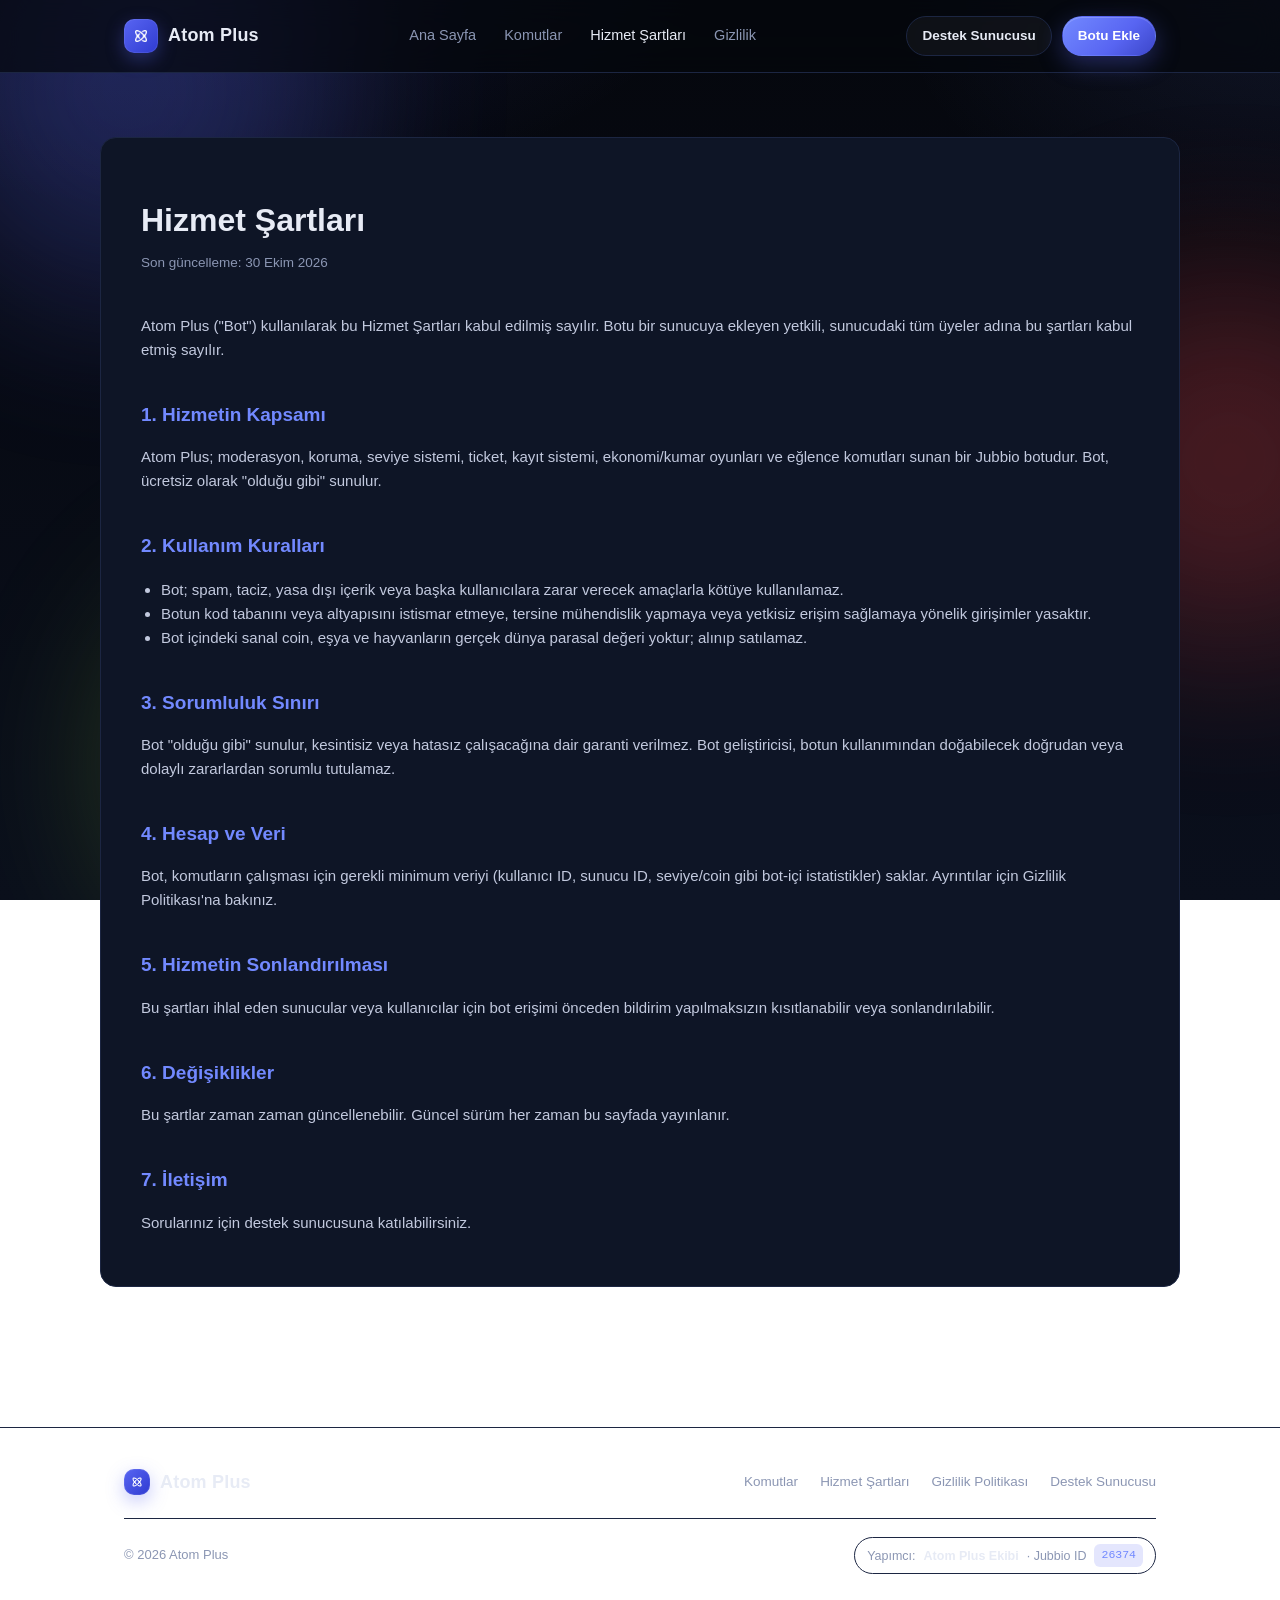
<file: terms.html>
<!doctype html>
<html lang="tr">
<head>
<meta charset="UTF-8">
<meta name="viewport" content="width=device-width, initial-scale=1.0">
<title>Hizmet Şartları — Atom Plus</title>
<link rel="icon" type="image/png" href="favicon.png">
<link rel="stylesheet" href="style.css">
</head>
<body>

<div class="orbit-field">
  <div class="orbit-blob b1"></div>
  <div class="orbit-blob b2"></div>
  <div class="orbit-blob b3"></div>
</div>

<nav>
  <div class="wrap">
    <div class="brand"><div class="mark"><img src="logo-white.png" alt="Atom Plus logosu"></div> Atom Plus</div>
    <div class="navlinks">
      <a href="index.html">Ana Sayfa</a>
      <a href="commands.html">Komutlar</a>
      <a href="terms.html" class="active">Hizmet Şartları</a>
      <a href="privacy.html">Gizlilik</a>
    </div>
    <div class="nav-cta">
      <a class="btn btn-ghost btn-sm" href="https://jubbio.com/invite/OJNQLs2y" target="_blank" rel="noopener">Destek Sunucusu</a>
      <a class="btn btn-primary btn-sm" href="https://jubbio.com/oauth2/authorize?client_id=4ba561faeef7dc38452a82fdec432b5e&response_type=code&scope=bot&permissions=8" target="_blank" rel="noopener">Botu Ekle</a>
    </div>
  </div>
</nav>

<div class="wrap legal">
  <div class="legal-box">
    <h1>Hizmet Şartları</h1>
    <div class="updated">Son güncelleme: 30 Ekim 2026</div>

    <p>Atom Plus ("Bot") kullanılarak bu Hizmet Şartları kabul edilmiş sayılır. Botu bir sunucuya ekleyen yetkili, sunucudaki tüm üyeler adına bu şartları kabul etmiş sayılır.</p>

    <h2>1. Hizmetin Kapsamı</h2>
    <p>Atom Plus; moderasyon, koruma, seviye sistemi, ticket, kayıt sistemi, ekonomi/kumar oyunları ve eğlence komutları sunan bir Jubbio botudur. Bot, ücretsiz olarak "olduğu gibi" sunulur.</p>

    <h2>2. Kullanım Kuralları</h2>
    <ul>
      <li>Bot; spam, taciz, yasa dışı içerik veya başka kullanıcılara zarar verecek amaçlarla kötüye kullanılamaz.</li>
      <li>Botun kod tabanını veya altyapısını istismar etmeye, tersine mühendislik yapmaya veya yetkisiz erişim sağlamaya yönelik girişimler yasaktır.</li>
      <li>Bot içindeki sanal coin, eşya ve hayvanların gerçek dünya parasal değeri yoktur; alınıp satılamaz.</li>
    </ul>

    <h2>3. Sorumluluk Sınırı</h2>
    <p>Bot "olduğu gibi" sunulur, kesintisiz veya hatasız çalışacağına dair garanti verilmez. Bot geliştiricisi, botun kullanımından doğabilecek doğrudan veya dolaylı zararlardan sorumlu tutulamaz.</p>

    <h2>4. Hesap ve Veri</h2>
    <p>Bot, komutların çalışması için gerekli minimum veriyi (kullanıcı ID, sunucu ID, seviye/coin gibi bot-içi istatistikler) saklar. Ayrıntılar için <a href="privacy.html">Gizlilik Politikası</a>'na bakınız.</p>

    <h2>5. Hizmetin Sonlandırılması</h2>
    <p>Bu şartları ihlal eden sunucular veya kullanıcılar için bot erişimi önceden bildirim yapılmaksızın kısıtlanabilir veya sonlandırılabilir.</p>

    <h2>6. Değişiklikler</h2>
    <p>Bu şartlar zaman zaman güncellenebilir. Güncel sürüm her zaman bu sayfada yayınlanır.</p>

    <h2>7. İletişim</h2>
    <p>Sorularınız için <a href="https://jubbio.com/invite/OJNQLs2y" target="_blank" rel="noopener">destek sunucusuna</a> katılabilirsiniz.</p>
  </div>
</div>

<footer>
  <div class="wrap" style="flex-direction:column;align-items:stretch;gap:22px">
    <div style="display:flex;justify-content:space-between;align-items:center;flex-wrap:wrap;gap:16px">
      <div class="brand"><div class="mark" style="width:26px;height:26px"><img src="logo-white.png" alt=""></div> Atom Plus</div>
      <div class="footlinks">
        <a href="commands.html">Komutlar</a>
        <a href="terms.html">Hizmet Şartları</a>
        <a href="privacy.html">Gizlilik Politikası</a>
        <a href="https://jubbio.com/invite/OJNQLs2y" target="_blank" rel="noopener">Destek Sunucusu</a>
      </div>
    </div>
    <div style="display:flex;justify-content:space-between;align-items:center;flex-wrap:wrap;gap:12px;border-top:1px solid var(--border);padding-top:18px">
      <div class="footnote">© 2026 Atom Plus</div>
      <div class="credit">Yapımcı: <b>Atom Plus Ekibi</b> · Jubbio ID <span class="idtag">26374</span></div>
    </div>
  </div>
</footer>

<script src="reveal.js"></script>
</body>
</html>
</file>
<file: style.css>
:root{
  --bg:#05070d;
  --bg2:#0a0f1c;
  --panel:#0e1526;
  --panel2:#121a30;
  --border:#1c2642;
  --text:#e7ebf5;
  --muted:#8b96b3;
  --accent:#5865f2;
  --accent2:#7289ff;
  --accent-glow:rgba(88,101,242,.35);
  --radius:16px;
}
*{box-sizing:border-box}
html{scroll-behavior:smooth}
body{
  margin:0;
  font-family:'Inter',-apple-system,BlinkMacSystemFont,'Segoe UI',Roboto,sans-serif;
  background:
    radial-gradient(900px 500px at 15% -10%, rgba(88,101,242,.16), transparent 60%),
    radial-gradient(700px 450px at 100% 0%, rgba(114,137,255,.10), transparent 55%),
    linear-gradient(180deg,var(--bg) 0%,var(--bg2) 100%);
  background-attachment:fixed;
  color:var(--text);
  min-height:100vh;
  line-height:1.6;
}
a{color:inherit;text-decoration:none}
img{max-width:100%}
.wrap{max-width:1080px;margin:0 auto;padding:0 24px}

/* NAV */
nav{
  position:sticky;top:0;z-index:50;
  backdrop-filter:blur(14px);
  background:rgba(5,7,13,.72);
  border-bottom:1px solid var(--border);
}
nav .wrap{display:flex;align-items:center;justify-content:space-between;padding:16px 24px}
.brand{display:flex;align-items:center;gap:10px;font-weight:800;font-size:18px;letter-spacing:.2px}
.brand .mark{
  width:34px;height:34px;border-radius:10px;
  background:linear-gradient(135deg,var(--accent),#2f3bd1);
  display:flex;align-items:center;justify-content:center;
  box-shadow:0 0 0 1px rgba(255,255,255,.08) inset, 0 6px 18px var(--accent-glow);
  overflow:hidden;
}
.brand .mark img{width:72%;height:72%;object-fit:contain;animation:spin-slow 14s linear infinite}
.brand .mark.lg{width:54px;height:54px;border-radius:14px}
.navlinks{display:flex;gap:28px;font-size:14.5px;color:var(--muted)}
.navlinks a:hover{color:var(--text)}
.navlinks a.active{color:var(--text)}
.nav-cta{display:flex;gap:10px}

/* BUTTONS */
.btn{
  display:inline-flex;align-items:center;gap:8px;
  padding:11px 20px;border-radius:999px;font-weight:650;font-size:14.5px;
  border:1px solid transparent;cursor:pointer;transition:.15s transform,.15s box-shadow,.15s background;
}
.btn:hover{transform:translateY(-1px)}
.btn-primary{
  background:linear-gradient(135deg,var(--accent2),var(--accent) 60%,#3c46c9);
  color:#fff;box-shadow:0 8px 24px var(--accent-glow), inset 0 1px 0 rgba(255,255,255,.18);
}
.btn-primary:hover{box-shadow:0 10px 30px var(--accent-glow), inset 0 1px 0 rgba(255,255,255,.22)}
.btn-ghost{
  background:rgba(255,255,255,.04);
  border-color:var(--border);
  color:var(--text);
}
.btn-ghost:hover{background:rgba(255,255,255,.07);border-color:#2a3660}
.btn-sm{padding:8px 15px;font-size:13.5px}

/* HERO */
.hero{padding:96px 0 70px;text-align:center}
.eyebrow{
  display:inline-flex;align-items:center;gap:8px;
  padding:7px 14px;border-radius:999px;
  background:rgba(88,101,242,.12);border:1px solid rgba(88,101,242,.3);
  color:var(--accent2);font-size:13px;font-weight:650;margin-bottom:26px;
}
.dot{width:7px;height:7px;border-radius:50%;background:#34d399;box-shadow:0 0 8px #34d399}
.hero h1{
  font-size:clamp(34px,6vw,58px);line-height:1.08;font-weight:800;
  margin:0 0 18px;letter-spacing:-1px;
}
.hero h1 span{
  background:linear-gradient(135deg,var(--accent2),#b9c0ff 60%,var(--accent2));
  -webkit-background-clip:text;background-clip:text;color:transparent;
}
.hero p{color:var(--muted);font-size:17px;max-width:600px;margin:0 auto 38px}
.hero-actions{display:flex;gap:14px;justify-content:center;flex-wrap:wrap}
.hero-note{margin-top:18px;color:var(--muted);font-size:13px}

/* STATS */
.stats{display:grid;grid-template-columns:repeat(4,1fr);gap:14px;margin:60px 0}
.stat{
  background:var(--panel);border:1px solid var(--border);border-radius:var(--radius);
  padding:22px 18px;text-align:center;
}
.stat b{display:block;font-size:26px;color:var(--text);margin-bottom:4px}
.stat span{color:var(--muted);font-size:12.5px}

/* SECTIONS */
section{padding:70px 0}
.section-head{text-align:center;max-width:580px;margin:0 auto 46px}
.section-head .kicker{color:var(--accent2);font-weight:700;font-size:13px;letter-spacing:.6px;text-transform:uppercase;margin-bottom:10px;display:block}
.section-head h2{font-size:clamp(26px,4vw,36px);margin:0 0 14px;letter-spacing:-.5px}
.section-head p{color:var(--muted);font-size:15.5px}

/* FEATURE GRID */
.grid{display:grid;grid-template-columns:repeat(3,1fr);gap:18px}
.card{
  background:var(--panel);border:1px solid var(--border);border-radius:var(--radius);
  padding:26px 22px;transition:.2s border-color,.2s transform;
}
.card:hover{border-color:#2d3a66;transform:translateY(-3px)}
.card .ic{
  width:42px;height:42px;border-radius:12px;background:rgba(88,101,242,.14);
  display:flex;align-items:center;justify-content:center;font-size:20px;margin-bottom:16px;
}
.card h3{margin:0 0 8px;font-size:16.5px}
.card p{margin:0;color:var(--muted);font-size:14px}

/* COMMANDS PAGE */
.cmd-tabs{display:flex;gap:8px;flex-wrap:wrap;justify-content:center;margin-bottom:36px}
.cmd-tab{
  padding:9px 16px;border-radius:999px;font-size:13.5px;font-weight:600;
  background:var(--panel);border:1px solid var(--border);color:var(--muted);cursor:pointer;
}
.cmd-tab.active{background:rgba(88,101,242,.16);border-color:rgba(88,101,242,.45);color:var(--accent2)}
.cat{margin-bottom:46px;scroll-margin-top:90px}
.cat-head{display:flex;align-items:center;gap:12px;margin-bottom:18px}
.cat-dot{width:10px;height:10px;border-radius:3px}
.cat-head h2{font-size:21px;margin:0}
.cat-head p{color:var(--muted);font-size:13.5px;margin:2px 0 0}
.sub{color:var(--accent2);font-size:12.5px;font-weight:700;text-transform:uppercase;letter-spacing:.5px;margin:18px 0 10px}
.cmdlist{display:grid;grid-template-columns:1fr 1fr;gap:10px}
.cmd-row{
  display:flex;gap:12px;align-items:baseline;
  background:var(--panel);border:1px solid var(--border);border-radius:10px;
  padding:12px 14px;
}
code{
  font-family:'SF Mono',Consolas,Menlo,monospace;
  background:rgba(88,101,242,.14);color:#c3cbff;
  padding:3px 8px;border-radius:6px;font-size:12.8px;white-space:nowrap;
}
.cmd-row span{color:var(--muted);font-size:13px}

/* LEGAL PAGES */
.legal{padding:64px 0 100px}
.legal h1{font-size:32px;margin-bottom:6px}
.legal .updated{color:var(--muted);font-size:13.5px;margin-bottom:40px}
.legal h2{font-size:19px;margin:38px 0 12px;color:var(--accent2)}
.legal p,.legal li{color:#c2c9de;font-size:15px}
.legal ul{padding-left:20px}
.legal-box{background:var(--panel);border:1px solid var(--border);border-radius:var(--radius);padding:36px 40px}

/* FOOTER */
footer{border-top:1px solid var(--border);padding:40px 0;margin-top:40px}
footer .wrap{display:flex;justify-content:space-between;align-items:center;flex-wrap:wrap;gap:16px}
.footlinks{display:flex;gap:22px;font-size:13.5px;color:var(--muted)}
.footlinks a:hover{color:var(--text)}
.footnote{color:var(--muted);font-size:13px}

@media (max-width:760px){
  .grid{grid-template-columns:1fr}
  .stats{grid-template-columns:repeat(2,1fr)}
  .cmdlist{grid-template-columns:1fr}
  .navlinks{display:none}
  .legal-box{padding:26px 20px}
}

/* ===== HAREKETLİ ARKA PLAN (orbit blobları) ===== */
.orbit-field{position:fixed;inset:0;z-index:-1;overflow:hidden;pointer-events:none}
.orbit-blob{
  position:absolute;border-radius:50%;filter:blur(90px);opacity:.28;
  will-change:transform;
}
.orbit-blob.b1{width:420px;height:420px;background:var(--accent);top:-120px;left:-80px;animation:drift1 22s ease-in-out infinite}
.orbit-blob.b2{width:380px;height:380px;background:#ef4444;top:30%;right:-140px;animation:drift2 26s ease-in-out infinite}
.orbit-blob.b3{width:360px;height:360px;background:#a3e635;top:65%;left:10%;animation:drift3 30s ease-in-out infinite}
@keyframes drift1{0%,100%{transform:translate(0,0) scale(1)}50%{transform:translate(60px,70px) scale(1.12)}}
@keyframes drift2{0%,100%{transform:translate(0,0) scale(1)}50%{transform:translate(-70px,50px) scale(1.08)}}
@keyframes drift3{0%,100%{transform:translate(0,0) scale(1)}50%{transform:translate(50px,-60px) scale(1.1)}}
@keyframes spin-slow{from{transform:rotate(0deg)}to{transform:rotate(360deg)}}

.hero-logo{
  position:relative;
  width:104px;height:104px;margin:0 auto 30px;border-radius:28px;
  background:linear-gradient(135deg,var(--accent2),var(--accent) 55%,#2f3bd1);
  display:flex;align-items:center;justify-content:center;
  box-shadow:0 0 0 1px rgba(255,255,255,.14) inset, 0 20px 50px var(--accent-glow), 0 0 70px rgba(114,137,255,.25);
  animation:float-y 5s ease-in-out infinite;
}
.hero-logo::before{
  content:'';position:absolute;inset:-14px;border-radius:34px;z-index:-1;
  background:conic-gradient(from 0deg,var(--accent2),#9aa4ff,var(--accent2),#3c46c9,var(--accent2));
  filter:blur(18px);opacity:.55;
  animation:spin-slow 9s linear infinite;
}
.hero-logo::after{
  content:'';position:absolute;inset:0;border-radius:28px;
  box-shadow:inset 0 0 0 1px rgba(255,255,255,.25);
  pointer-events:none;
}
.hero-logo img{width:68%;filter:drop-shadow(0 2px 10px rgba(0,0,0,.25));animation:spin-slow 16s linear infinite}
@keyframes float-y{0%,100%{transform:translateY(0)}50%{transform:translateY(-10px)}}

/* scroll reveal */
.reveal{opacity:0;transform:translateY(22px);transition:opacity .6s ease,transform .6s ease}
.reveal.in{opacity:1;transform:translateY(0)}
.grid .card.reveal:nth-child(1){transition-delay:.02s}
.grid .card.reveal:nth-child(2){transition-delay:.08s}
.grid .card.reveal:nth-child(3){transition-delay:.14s}
.grid .card.reveal:nth-child(4){transition-delay:.20s}
.grid .card.reveal:nth-child(5){transition-delay:.26s}
.grid .card.reveal:nth-child(6){transition-delay:.32s}

.eyebrow .dot{animation:pulse-dot 1.8s ease-in-out infinite}
@keyframes pulse-dot{0%,100%{box-shadow:0 0 0 0 rgba(52,211,153,.6)}50%{box-shadow:0 0 0 6px rgba(52,211,153,0)}}

.stat{transition:.2s border-color,.2s transform}
.stat:hover{border-color:#2d3a66;transform:translateY(-2px)}

/* CREDIT BADGE */
.credit{
  display:inline-flex;align-items:center;gap:8px;
  padding:6px 12px;border-radius:999px;
  background:rgba(255,255,255,.04);border:1px solid var(--border);
  font-size:12.5px;color:var(--muted);
}
.credit b{color:var(--text);font-weight:650}
.credit .idtag{
  font-family:'SF Mono',Consolas,Menlo,monospace;font-size:11.5px;
  background:rgba(88,101,242,.16);color:var(--accent2);padding:2px 7px;border-radius:6px;
}

@media (prefers-reduced-motion: reduce){
  .orbit-blob,.brand .mark img,.hero-logo,.hero-logo img,.eyebrow .dot{animation:none !important}
  .reveal{opacity:1;transform:none;transition:none}
}

/* ===== CANLI BOT DURUMU KARTI ===== */
.status-card{
  margin:36px auto 0;max-width:560px;
  display:flex;align-items:center;justify-content:space-between;gap:18px;flex-wrap:wrap;
  background:var(--panel);border:1px solid var(--border);border-radius:999px;
  padding:14px 22px;text-align:left;
}
.status-left{display:flex;align-items:center;gap:12px}
.status-dot{
  width:12px;height:12px;border-radius:50%;background:#34d399;flex-shrink:0;
  box-shadow:0 0 0 0 rgba(52,211,153,.6);
  animation:status-pulse 2s infinite;
}
.status-dot.off{background:#ef4444;animation:none;box-shadow:none}
@keyframes status-pulse{
  0%{box-shadow:0 0 0 0 rgba(52,211,153,.55)}
  70%{box-shadow:0 0 0 9px rgba(52,211,153,0)}
  100%{box-shadow:0 0 0 0 rgba(52,211,153,0)}
}
.status-title{font-weight:700;font-size:14.5px}
.status-title span{color:#34d399;font-weight:650}
.status-sub{color:var(--muted);font-size:12.5px;margin-top:2px}
.status-sub b{color:var(--text)}
.status-right{display:flex;gap:18px}
.status-metric{text-align:center}
.status-metric b{display:block;font-size:15px}
.status-metric span{color:var(--muted);font-size:10.5px;text-transform:uppercase;letter-spacing:.4px}
@media (max-width:600px){
  .status-card{border-radius:var(--radius);justify-content:center}
  .status-right{width:100%;justify-content:space-around}
}

/* ===== PROFİL KARTLARI (Yapımcı / Bot) ===== */
.profile-grid{display:grid;grid-template-columns:1fr 1fr;gap:22px}
.profile-card{
  background:var(--panel);border:1px solid var(--border);border-radius:var(--radius);
  overflow:hidden;transition:.2s border-color,.2s transform;
}
.profile-card:hover{border-color:#2d3a66;transform:translateY(-3px)}
.profile-banner{
  height:128px;position:relative;
  background:
    radial-gradient(420px 160px at 15% 0%, rgba(255,255,255,.14), transparent 60%),
    linear-gradient(120deg,var(--accent) 0%,#2f3bd1 55%,#1b1f45 100%);
}
.profile-banner.alt{
  background:
    radial-gradient(420px 160px at 85% 0%, rgba(255,255,255,.12), transparent 60%),
    linear-gradient(120deg,#1b1f45 0%,#3c46c9 55%,var(--accent2) 100%);
}
.profile-banner .badge-online{
  position:absolute;top:12px;right:14px;
  display:flex;align-items:center;gap:6px;
  background:rgba(5,7,13,.55);backdrop-filter:blur(6px);
  border:1px solid rgba(255,255,255,.12);border-radius:999px;
  padding:5px 11px;font-size:11.5px;font-weight:650;color:#d9ffe9;
}
.profile-body{padding:0 20px 22px;position:relative}
.profile-avatar{
  width:76px;height:76px;border-radius:50%;
  border:4px solid var(--panel);background:var(--panel2);
  margin-top:-38px;margin-bottom:12px;
  display:flex;align-items:center;justify-content:center;overflow:hidden;
  box-shadow:0 8px 20px rgba(0,0,0,.35);
}
.profile-avatar img{width:100%;height:100%;object-fit:cover}
.profile-avatar.mark-fill{background:linear-gradient(135deg,var(--accent2),var(--accent) 60%,#2f3bd1)}
.profile-avatar.mark-fill img{width:62%;height:62%;object-fit:contain}
.profile-avatar.generic{
  background:linear-gradient(135deg,#232c4d,#161b33);
  color:var(--muted);font-size:26px;font-weight:800;
}
.profile-name{display:flex;align-items:center;gap:8px;font-size:16.5px;font-weight:750}
.profile-role{
  font-size:10.5px;font-weight:700;text-transform:uppercase;letter-spacing:.5px;
  background:rgba(88,101,242,.16);color:var(--accent2);
  padding:3px 9px;border-radius:999px;
}
.profile-id{color:var(--muted);font-size:12.5px;margin-top:4px}
.profile-id span{font-family:'SF Mono',Consolas,Menlo,monospace;color:#c3cbff}
.profile-bio{
  margin-top:14px;padding-top:14px;border-top:1px solid var(--border);
  color:#c2c9de;font-size:13.5px;line-height:1.6;
}
.profile-bio a{color:var(--accent2);font-weight:600}
.profile-bio a:hover{text-decoration:underline}
.profile-placeholder-note{
  margin-top:12px;font-size:11.5px;color:#f1b65a;
  background:rgba(241,182,90,.1);border:1px solid rgba(241,182,90,.25);
  border-radius:8px;padding:8px 10px;
}
@media (max-width:700px){ .profile-grid{grid-template-columns:1fr} }
</file>
